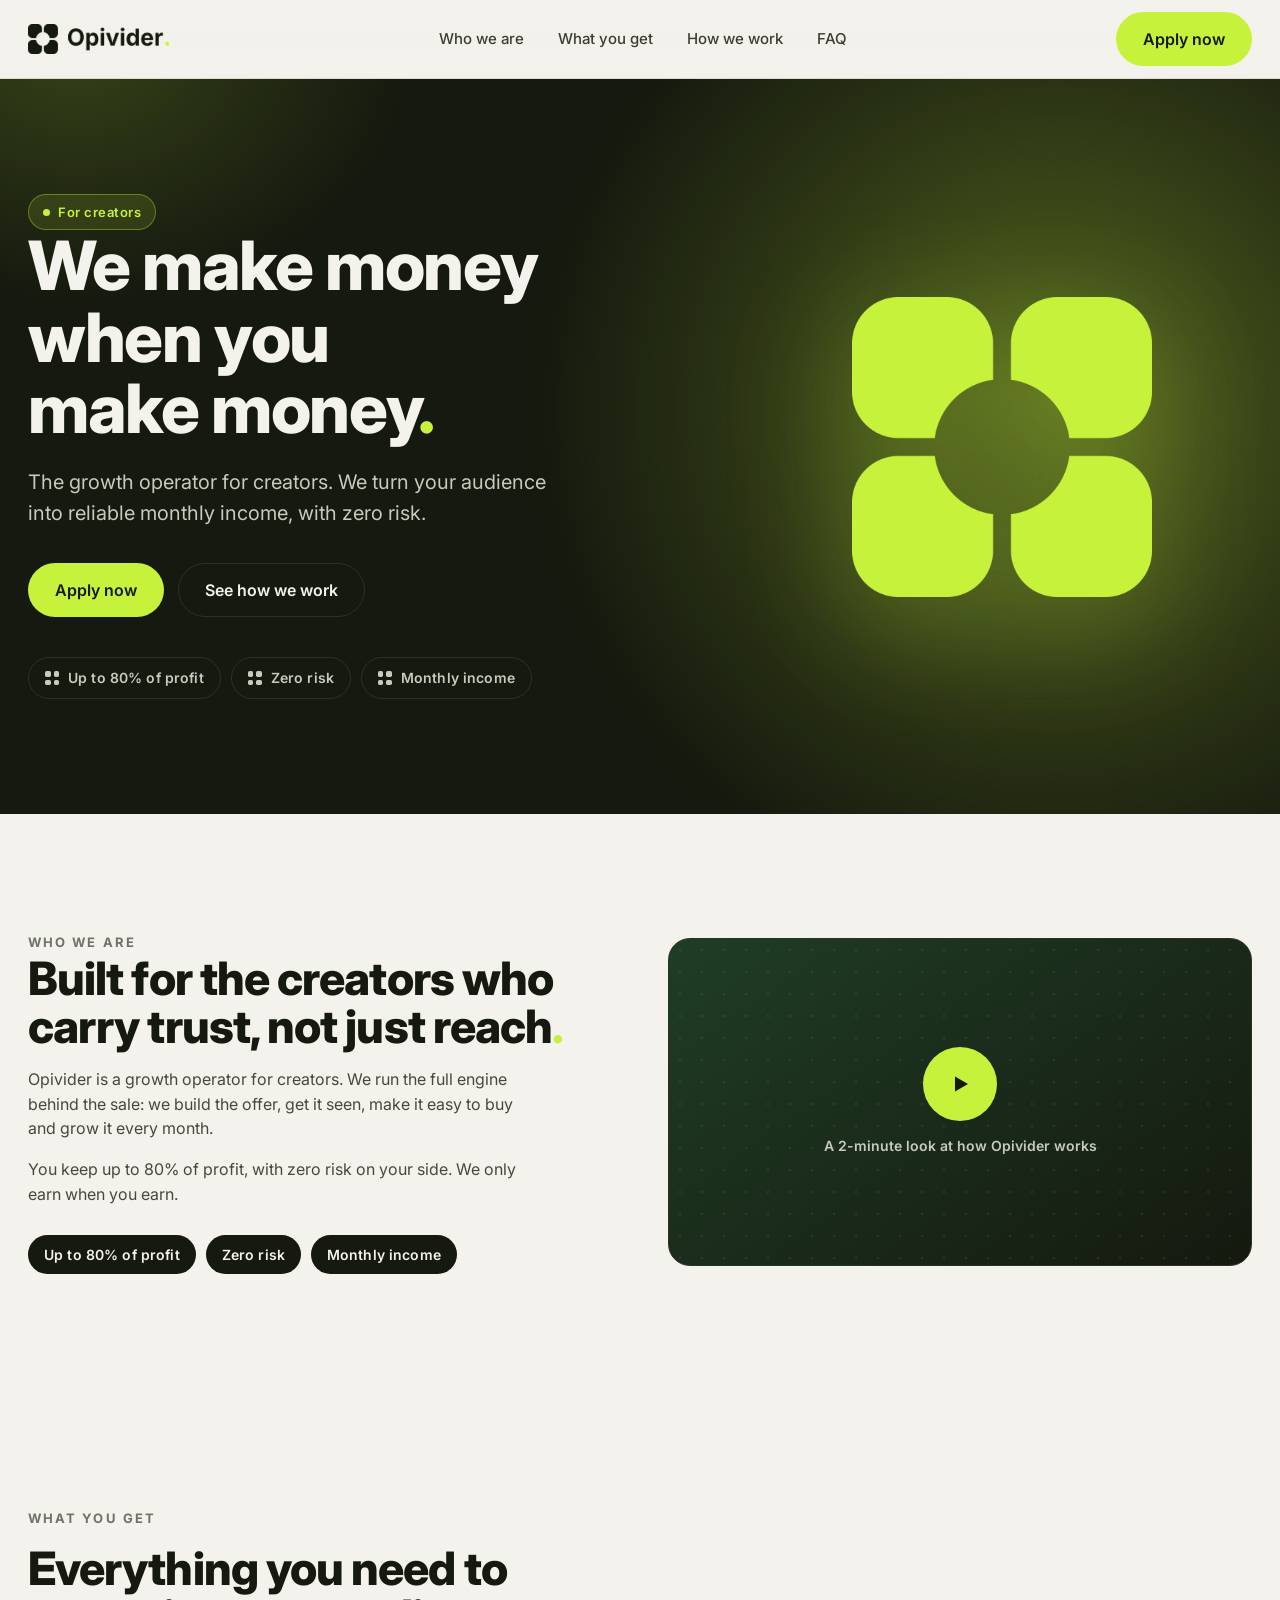
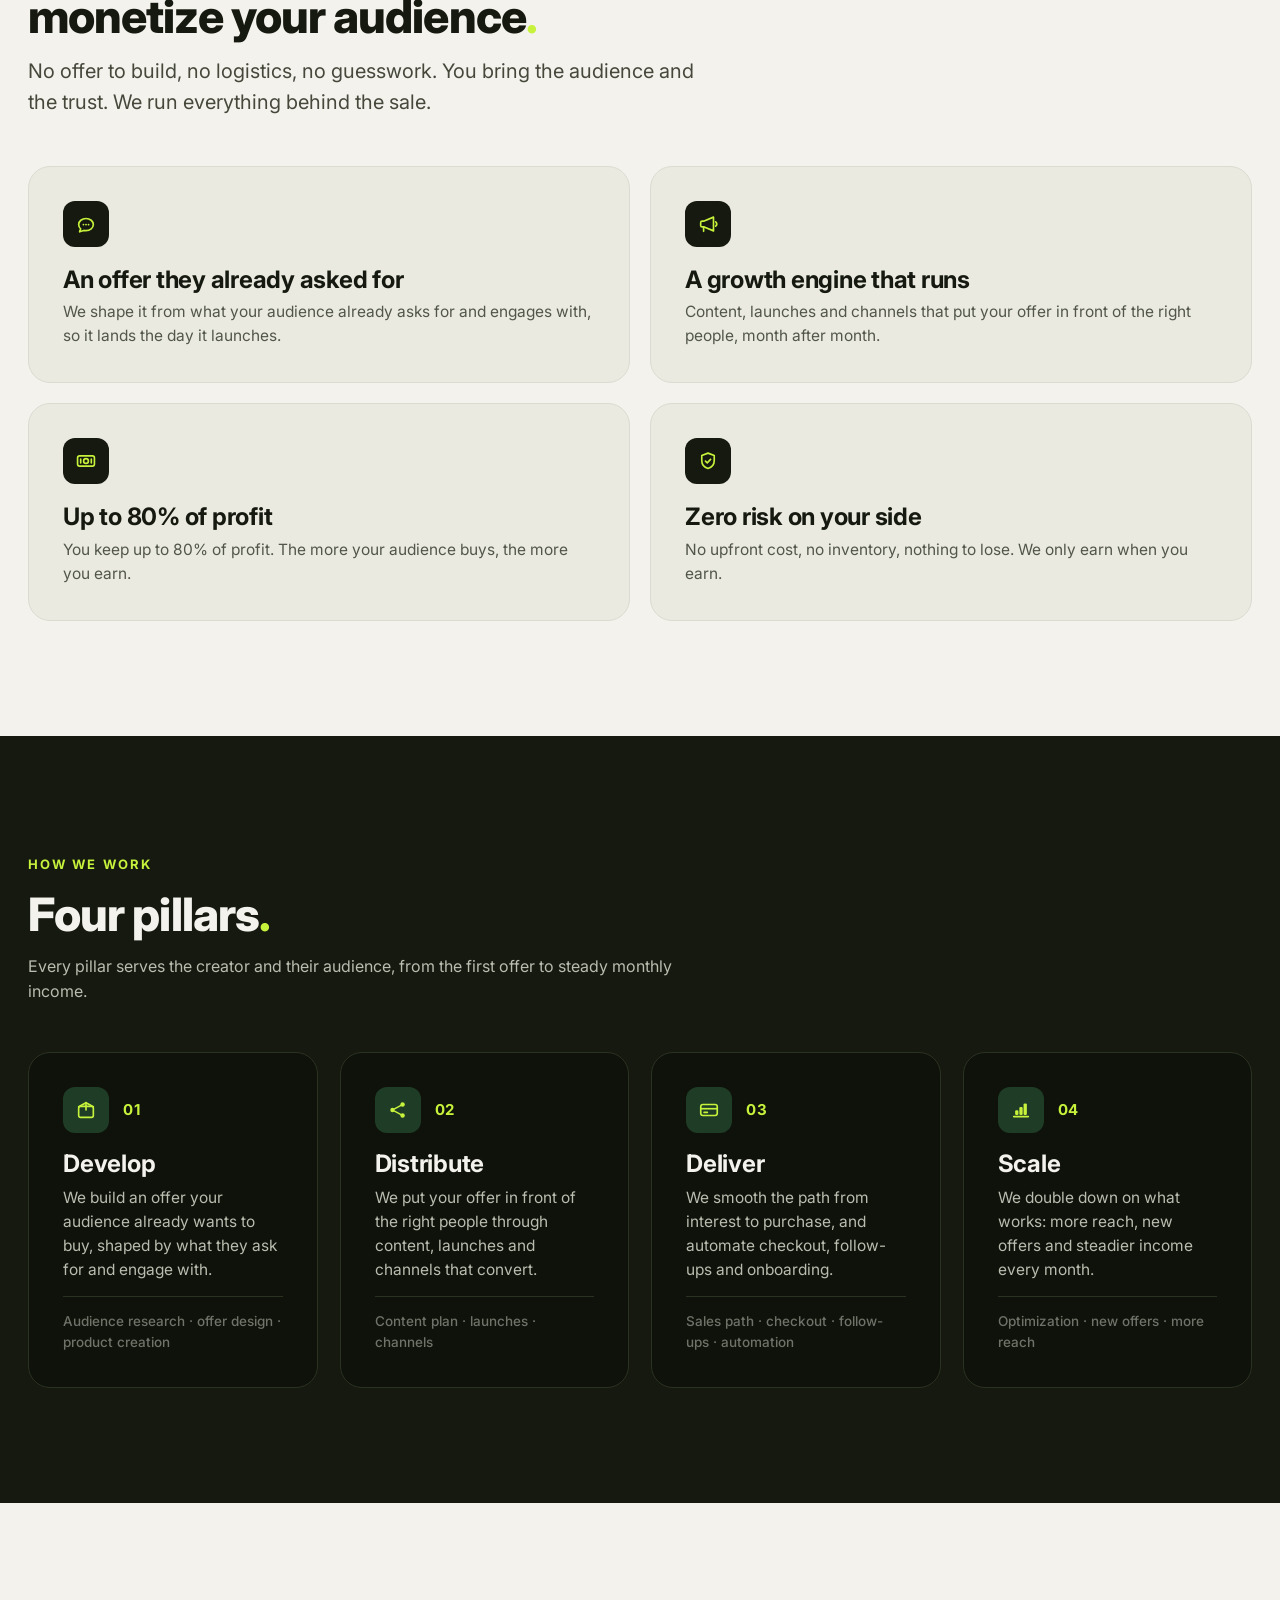
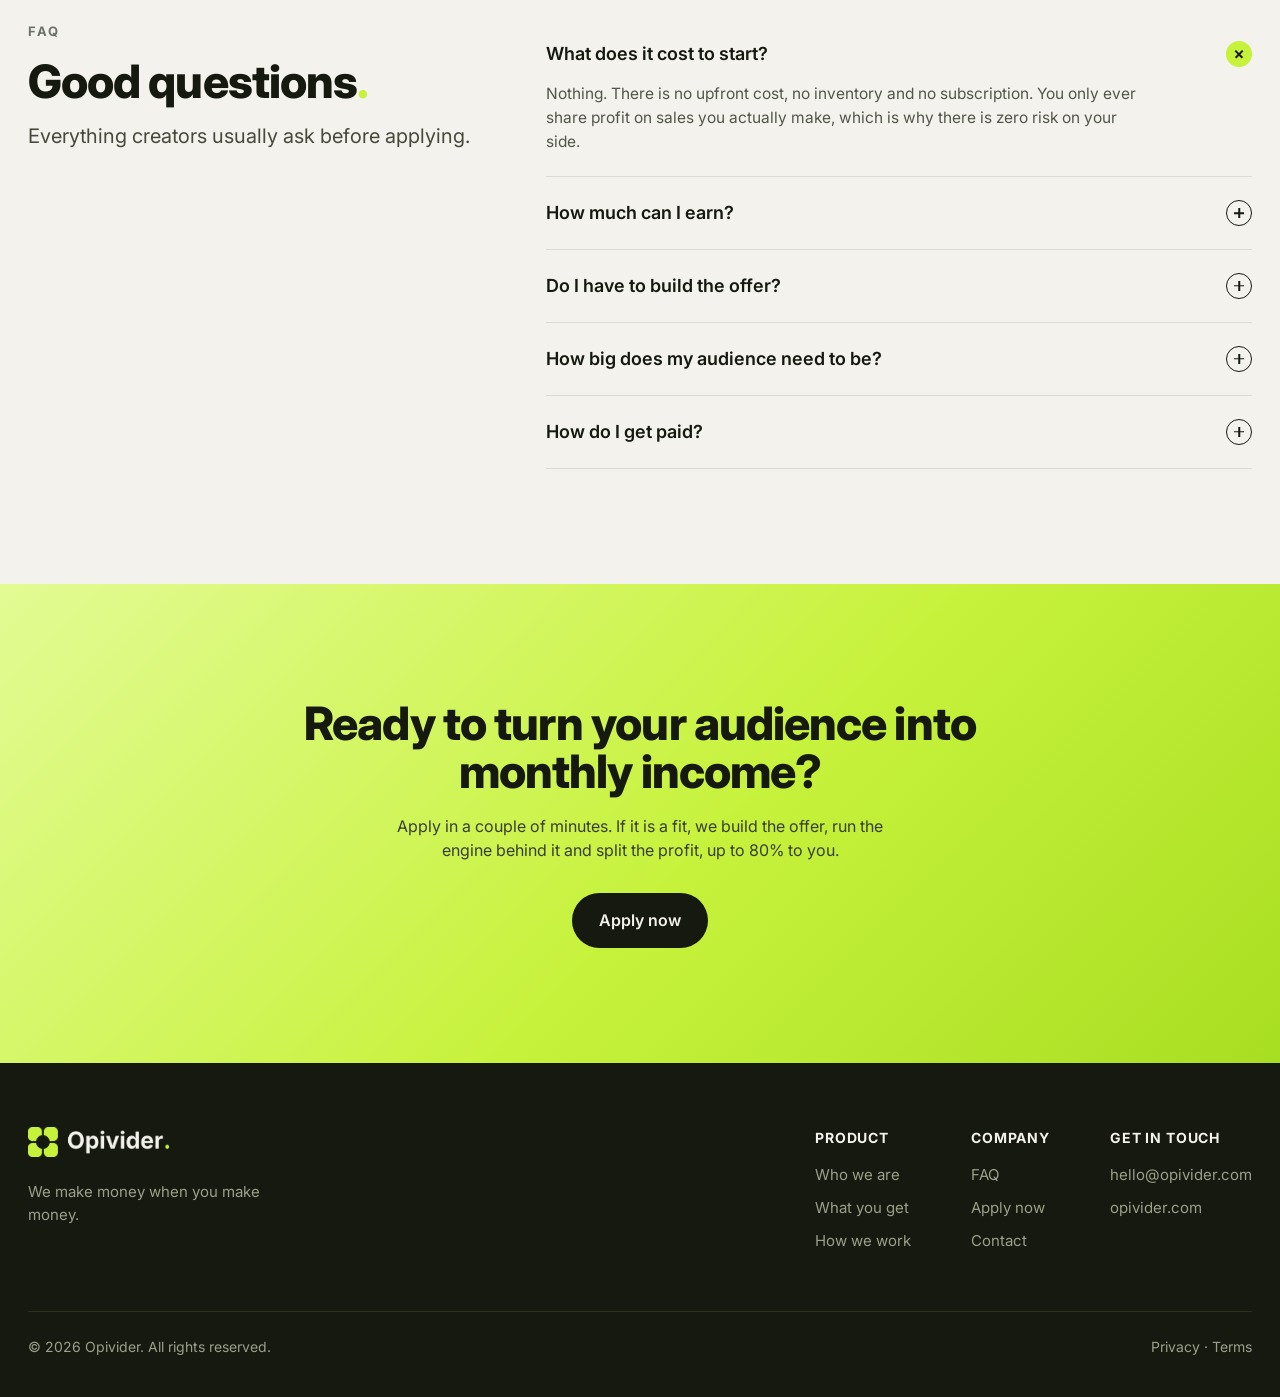
<file: Website/index.html>
<!DOCTYPE html>
<html lang="en">
<head>
<meta charset="UTF-8" />
<meta name="viewport" content="width=device-width, initial-scale=1.0" />
<title>Opivider | We make money when you make money.</title>
<meta name="description" content="Opivider is the growth operator for creators. We build the offer, get it seen, make it easy to buy and grow it every month. You keep up to 80% of profit, with zero risk." />
<link rel="icon" href="assets/img/symbol_volt.png" />
<link rel="preconnect" href="https://fonts.googleapis.com">
<link rel="preconnect" href="https://fonts.gstatic.com" crossorigin>
<link href="https://fonts.googleapis.com/css2?family=Inter:wght@400;500;600;700;800&display=swap" rel="stylesheet">
<link rel="stylesheet" href="assets/css/styles.css">
</head>
<body>

<a class="skip-link" href="#top">Skip to content</a>

<header>
  <div class="wrap nav">
    <a class="logo" href="#top" aria-label="Opivider home"><img src="assets/img/lockup_ink.png" alt="Opivider" /></a>
    <nav class="nav-links" id="navlinks">
      <a href="#about">Who we are</a>
      <a href="#what">What you get</a>
      <a href="#how">How we work</a>
      <a href="#faq">FAQ</a>
    </nav>
    <div class="nav-cta">
      <a href="contact.html" class="btn btn-volt">Apply now</a>
      <button class="menu-btn" id="menuBtn" aria-label="Open menu" aria-expanded="false" aria-controls="navlinks">
        <span></span><span></span>
      </button>
    </div>
  </div>
</header>

<main id="top">

  <!-- HERO -->
  <section class="hero">
    <div class="wrap">
      <div class="hero-grid">
        <div>
          <span class="pill"><span class="d"></span>For creators</span>
          <h1>We make money when you make&nbsp;money<span class="dot">.</span></h1>
          <p class="lead">The growth operator for creators. We turn your audience into reliable monthly income, with zero risk.</p>
          <div class="hero-cta">
            <a href="contact.html" class="btn btn-volt">Apply now</a>
            <a href="#how" class="btn btn-ghost">See how we work</a>
          </div>
          <div class="chips">
            <span class="chip chip-on-ink"><span class="dotmark"><span></span><span></span><span></span><span></span></span>Up to 80% of profit</span>
            <span class="chip chip-on-ink"><span class="dotmark"><span></span><span></span><span></span><span></span></span>Zero risk</span>
            <span class="chip chip-on-ink"><span class="dotmark"><span></span><span></span><span></span><span></span></span>Monthly income</span>
          </div>
        </div>
        <div class="hero-art" id="heroArt" aria-hidden="true">
          <div class="glow"></div>
          <img class="mark" src="assets/img/symbol_volt.png" alt="" />
        </div>
      </div>
    </div>
  </section>

  <!-- WHO WE ARE + VIDEO -->
  <section id="about" class="about">
    <div class="wrap about-grid">
      <div class="reveal">
        <span class="eyebrow">Who we are</span>
        <h2>Built for the creators who carry trust, not just reach<span class="dot">.</span></h2>
        <p>Opivider is a growth operator for creators. We run the full engine behind the sale: we build the offer, get it seen, make it easy to buy and grow it every month.</p>
        <p>You keep up to 80% of profit, with zero risk on your side. We only earn when you earn.</p>
        <div class="chips">
          <span class="chip chip-on-bone">Up to 80% of profit</span>
          <span class="chip chip-on-bone">Zero risk</span>
          <span class="chip chip-on-bone">Monthly income</span>
        </div>
      </div>
      <div class="reveal">
        <!--
          Video placeholder. To use a real video, replace the contents of
          #videoFrame (see assets/js/main.js → VIDEO config at the top of the file)
          with a YouTube/Vimeo embed URL or a local .mp4 path. No other markup
          needs to change.
        -->
        <div class="video-frame" id="videoFrame">
          <div class="pattern" aria-hidden="true"></div>
          <button class="video-play" id="videoPlayBtn" type="button" aria-label="Play explanation video">
            <span class="ring">
              <svg viewBox="0 0 24 24" fill="none" aria-hidden="true"><path d="M7 4.5v15l13-7.5-13-7.5Z" fill="#15190F"/></svg>
            </span>
            <span class="cap">A 2-minute look at how Opivider works</span>
          </button>
        </div>
      </div>
    </div>
  </section>

  <!-- WHAT YOU GET -->
  <section id="what">
    <div class="wrap">
      <div class="head reveal">
        <span class="eyebrow">What you get</span>
        <h2>Everything you need to monetize your audience<span class="dot">.</span></h2>
        <p class="lead">No offer to build, no logistics, no guesswork. You bring the audience and the trust. We run everything behind the sale.</p>
      </div>
      <div class="offer-grid">
        <div class="offer-card reveal">
          <div class="ic"><svg viewBox="0 0 24 24" fill="none" aria-hidden="true"><path d="M20 12.6c0 3.7-3.6 6.7-8 6.7a9.5 9.5 0 0 1-2.4-.3L5 20.5l1.2-3.2A6.4 6.4 0 0 1 4 12.6C4 8.9 7.6 6 12 6s8 2.9 8 6.6Z" stroke="currentColor" stroke-width="1.8" stroke-linejoin="round"/><circle cx="9.2" cy="12.6" r="1" fill="currentColor"/><circle cx="12" cy="12.6" r="1" fill="currentColor"/><circle cx="14.8" cy="12.6" r="1" fill="currentColor"/></svg></div>
          <h3>An offer they already asked for</h3>
          <p>We shape it from what your audience already asks for and engages with, so it lands the day it launches.</p>
        </div>
        <div class="offer-card reveal">
          <div class="ic"><svg viewBox="0 0 24 24" fill="none" aria-hidden="true"><path d="M4 10.5v3a1.6 1.6 0 0 0 1.6 1.6h1.6L18 19.5V4.5L7.2 8.9H5.6A1.6 1.6 0 0 0 4 10.5Z" stroke="currentColor" stroke-width="1.8" stroke-linejoin="round"/><path d="M7.2 15.1V20" stroke="currentColor" stroke-width="1.8" stroke-linecap="round"/><path d="M20.4 9.6a3.4 3.4 0 0 1 0 4.8" stroke="currentColor" stroke-width="1.8" stroke-linecap="round"/></svg></div>
          <h3>A growth engine that runs</h3>
          <p>Content, launches and channels that put your offer in front of the right people, month after month.</p>
        </div>
        <div class="offer-card reveal">
          <div class="ic"><svg viewBox="0 0 24 24" fill="none" aria-hidden="true"><rect x="2.8" y="6.4" width="18.4" height="11.2" rx="2.2" stroke="currentColor" stroke-width="1.8"/><circle cx="12" cy="12" r="2.6" stroke="currentColor" stroke-width="1.8"/><path d="M6.2 9.8v4.4M17.8 9.8v4.4" stroke="currentColor" stroke-width="1.8" stroke-linecap="round"/></svg></div>
          <h3>Up to 80% of profit</h3>
          <p>You keep up to 80% of profit. The more your audience buys, the more you earn.</p>
        </div>
        <div class="offer-card reveal">
          <div class="ic"><svg viewBox="0 0 24 24" fill="none" aria-hidden="true"><path d="M12 3.4 5.2 6.1v5.3c0 4 2.8 7.5 6.8 8.7 4-1.2 6.8-4.7 6.8-8.7V6.1L12 3.4Z" stroke="currentColor" stroke-width="1.8" stroke-linejoin="round"/><path d="m9.2 12.1 2 2 3.6-3.9" stroke="currentColor" stroke-width="1.8" stroke-linecap="round" stroke-linejoin="round"/></svg></div>
          <h3>Zero risk on your side</h3>
          <p>No upfront cost, no inventory, nothing to lose. We only earn when you earn.</p>
        </div>
      </div>
    </div>
  </section>

  <!-- HOW WE WORK / the four pillars -->
  <section id="how" class="process">
    <div class="wrap">
      <div class="head reveal">
        <span class="eyebrow" style="color:var(--volt)">How we work</span>
        <h2>Four pillars<span class="dot">.</span></h2>
        <p>Every pillar serves the creator and their audience, from the first offer to steady monthly income.</p>
      </div>
      <div class="process-grid">
        <div class="process-step reveal">
          <div class="step-top">
            <div class="ic">
              <svg viewBox="0 0 24 24" fill="none" aria-hidden="true"><rect x="4" y="8" width="16" height="12" rx="2" stroke="currentColor" stroke-width="1.8"/><path d="M4 8.5 12 4l8 4.5" stroke="currentColor" stroke-width="1.8" stroke-linecap="round" stroke-linejoin="round"/><path d="M12 4v8" stroke="currentColor" stroke-width="1.8" stroke-linecap="round"/></svg>
            </div>
            <div class="num">01</div>
          </div>
          <h3>Develop</h3>
          <p>We build an offer your audience already wants to buy, shaped by what they ask for and engage with.</p>
          <p class="pillar-meta">Audience research · offer design · product creation</p>
        </div>
        <div class="process-step reveal">
          <div class="step-top">
            <div class="ic">
              <svg viewBox="0 0 24 24" fill="none" aria-hidden="true"><circle cx="6" cy="12" r="2.4" fill="currentColor"/><circle cx="17" cy="6" r="2.4" fill="currentColor"/><circle cx="17" cy="18" r="2.4" fill="currentColor"/><path d="M8.2 10.8 14.8 7.2M8.2 13.2l6.6 3.6" stroke="currentColor" stroke-width="1.6" stroke-linecap="round"/></svg>
            </div>
            <div class="num">02</div>
          </div>
          <h3>Distribute</h3>
          <p>We put your offer in front of the right people through content, launches and channels that convert.</p>
          <p class="pillar-meta">Content plan · launches · channels</p>
        </div>
        <div class="process-step reveal">
          <div class="step-top">
            <div class="ic">
              <svg viewBox="0 0 24 24" fill="none" aria-hidden="true"><rect x="3" y="6" width="18" height="12" rx="2.4" stroke="currentColor" stroke-width="1.8"/><path d="M3 10.6h18" stroke="currentColor" stroke-width="1.8"/><path d="M6.6 14.6h3.6" stroke="currentColor" stroke-width="1.8" stroke-linecap="round"/></svg>
            </div>
            <div class="num">03</div>
          </div>
          <h3>Deliver</h3>
          <p>We smooth the path from interest to purchase, and automate checkout, follow-ups and onboarding.</p>
          <p class="pillar-meta">Sales path · checkout · follow-ups · automation</p>
        </div>
        <div class="process-step reveal">
          <div class="step-top">
            <div class="ic">
              <svg viewBox="0 0 24 24" fill="none" aria-hidden="true"><path d="M4 19.2h16" stroke="currentColor" stroke-width="1.8" stroke-linecap="round"/><rect x="5.6" y="12.4" width="3.6" height="5" rx="1.3" fill="currentColor"/><rect x="10.2" y="8.6" width="3.6" height="8.8" rx="1.3" fill="currentColor"/><rect x="14.8" y="4.8" width="3.6" height="12.6" rx="1.3" fill="currentColor"/></svg>
            </div>
            <div class="num">04</div>
          </div>
          <h3>Scale</h3>
          <p>We double down on what works: more reach, new offers and steadier income every month.</p>
          <p class="pillar-meta">Optimization · new offers · more reach</p>
        </div>
      </div>
    </div>
  </section>

  <!-- FAQ -->
  <section id="faq">
    <div class="wrap">
      <div class="faq-grid">
        <div class="reveal">
          <span class="eyebrow">FAQ</span>
          <h2 style="margin-top:14px">Good questions<span class="dot">.</span></h2>
          <p class="lead" style="margin-top:16px">Everything creators usually ask before applying.</p>
        </div>
        <div class="reveal">
          <details open>
            <summary>What does it cost to start?<span class="pm" aria-hidden="true"></span></summary>
            <p>Nothing. There is no upfront cost, no inventory and no subscription. You only ever share profit on sales you actually make, which is why there is zero risk on your side.</p>
          </details>
          <details>
            <summary>How much can I earn?<span class="pm" aria-hidden="true"></span></summary>
            <p>You keep up to 80% of profit. Your earnings scale with how well the offer lands and how far we can take it, which is exactly what we work on every month.</p>
          </details>
          <details>
            <summary>Do I have to build the offer?<span class="pm" aria-hidden="true"></span></summary>
            <p>No. We develop it with you, shaped by what your audience already asks for, then run the distribution, delivery and scaling behind it. Your job is your audience.</p>
          </details>
          <details>
            <summary>How big does my audience need to be?<span class="pm" aria-hidden="true"></span></summary>
            <p>Opivider is built for creators with an engaged audience. Reach helps, but trust is what converts. A follower count on its own is not what we look at.</p>
          </details>
          <details>
            <summary>How do I get paid?<span class="pm" aria-hidden="true"></span></summary>
            <p>You earn your profit share as sales come in. Apply and we will walk you through the details during onboarding.</p>
          </details>
        </div>
      </div>
    </div>
  </section>

  <!-- FINAL CTA -->
  <section class="cta-final">
    <div class="wrap reveal">
      <h2>Ready to turn your audience into monthly income?</h2>
      <p>Apply in a couple of minutes. If it is a fit, we build the offer, run the engine behind it and split the profit, up to 80% to you.</p>
      <a href="contact.html" class="btn btn-ink">Apply now</a>
    </div>
  </section>

</main>

<footer>
  <div class="wrap">
    <div class="foot">
      <div>
        <a class="logo" href="#top" aria-label="Opivider home"><img src="assets/img/lockup_dark.png" alt="Opivider" /></a>
        <p>We make money when you make money.</p>
      </div>
      <div class="foot-links">
        <div class="foot-col"><h4>Product</h4>
          <a href="#about">Who we are</a><a href="#what">What you get</a><a href="#how">How we work</a></div>
        <div class="foot-col"><h4>Company</h4>
          <a href="#faq">FAQ</a><a href="contact.html">Apply now</a><a href="mailto:hello@opivider.com">Contact</a></div>
        <div class="foot-col"><h4>Get in touch</h4>
          <a href="mailto:hello@opivider.com">hello@opivider.com</a><a href="#top">opivider.com</a></div>
      </div>
    </div>
    <div class="foot-bottom">
      <span>© 2026 Opivider. All rights reserved.</span>
      <span>Privacy · Terms</span>
    </div>
  </div>
</footer>

<script src="assets/js/main.js"></script>
</body>
</html>
</file>
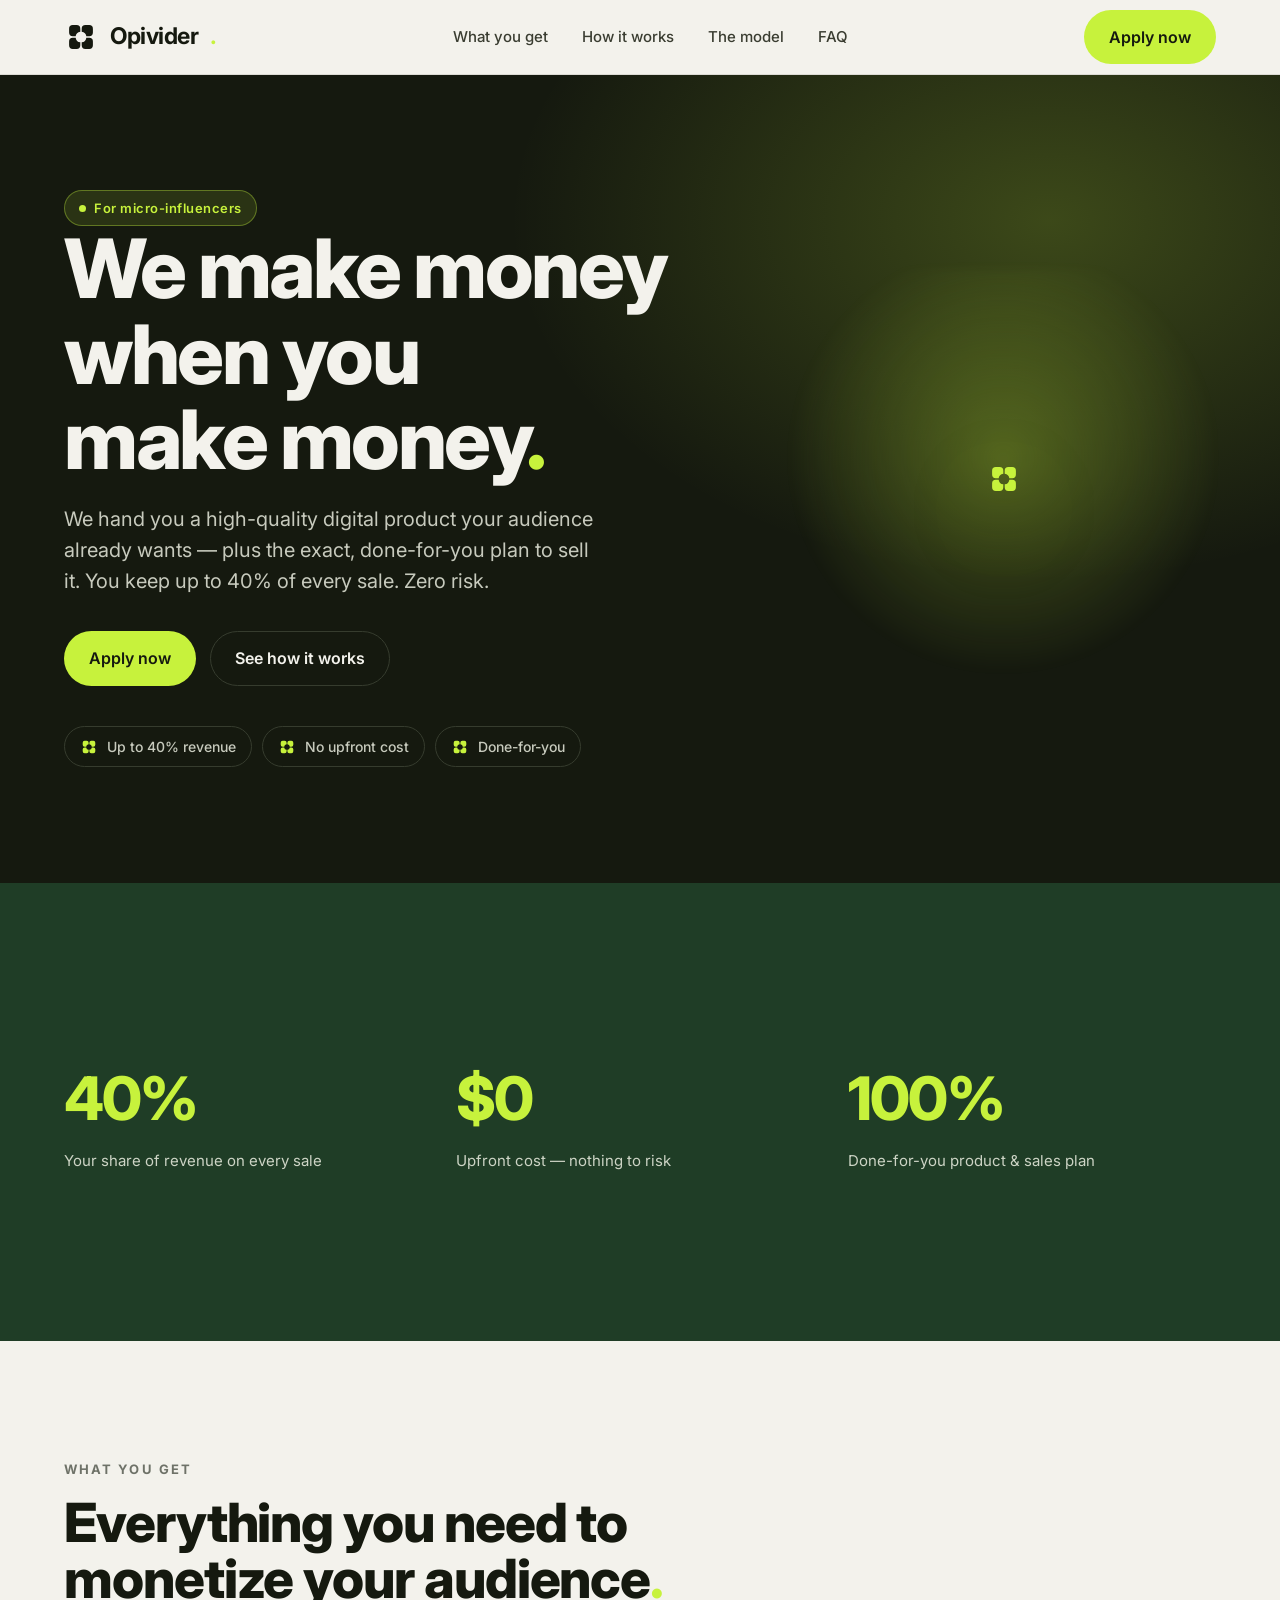
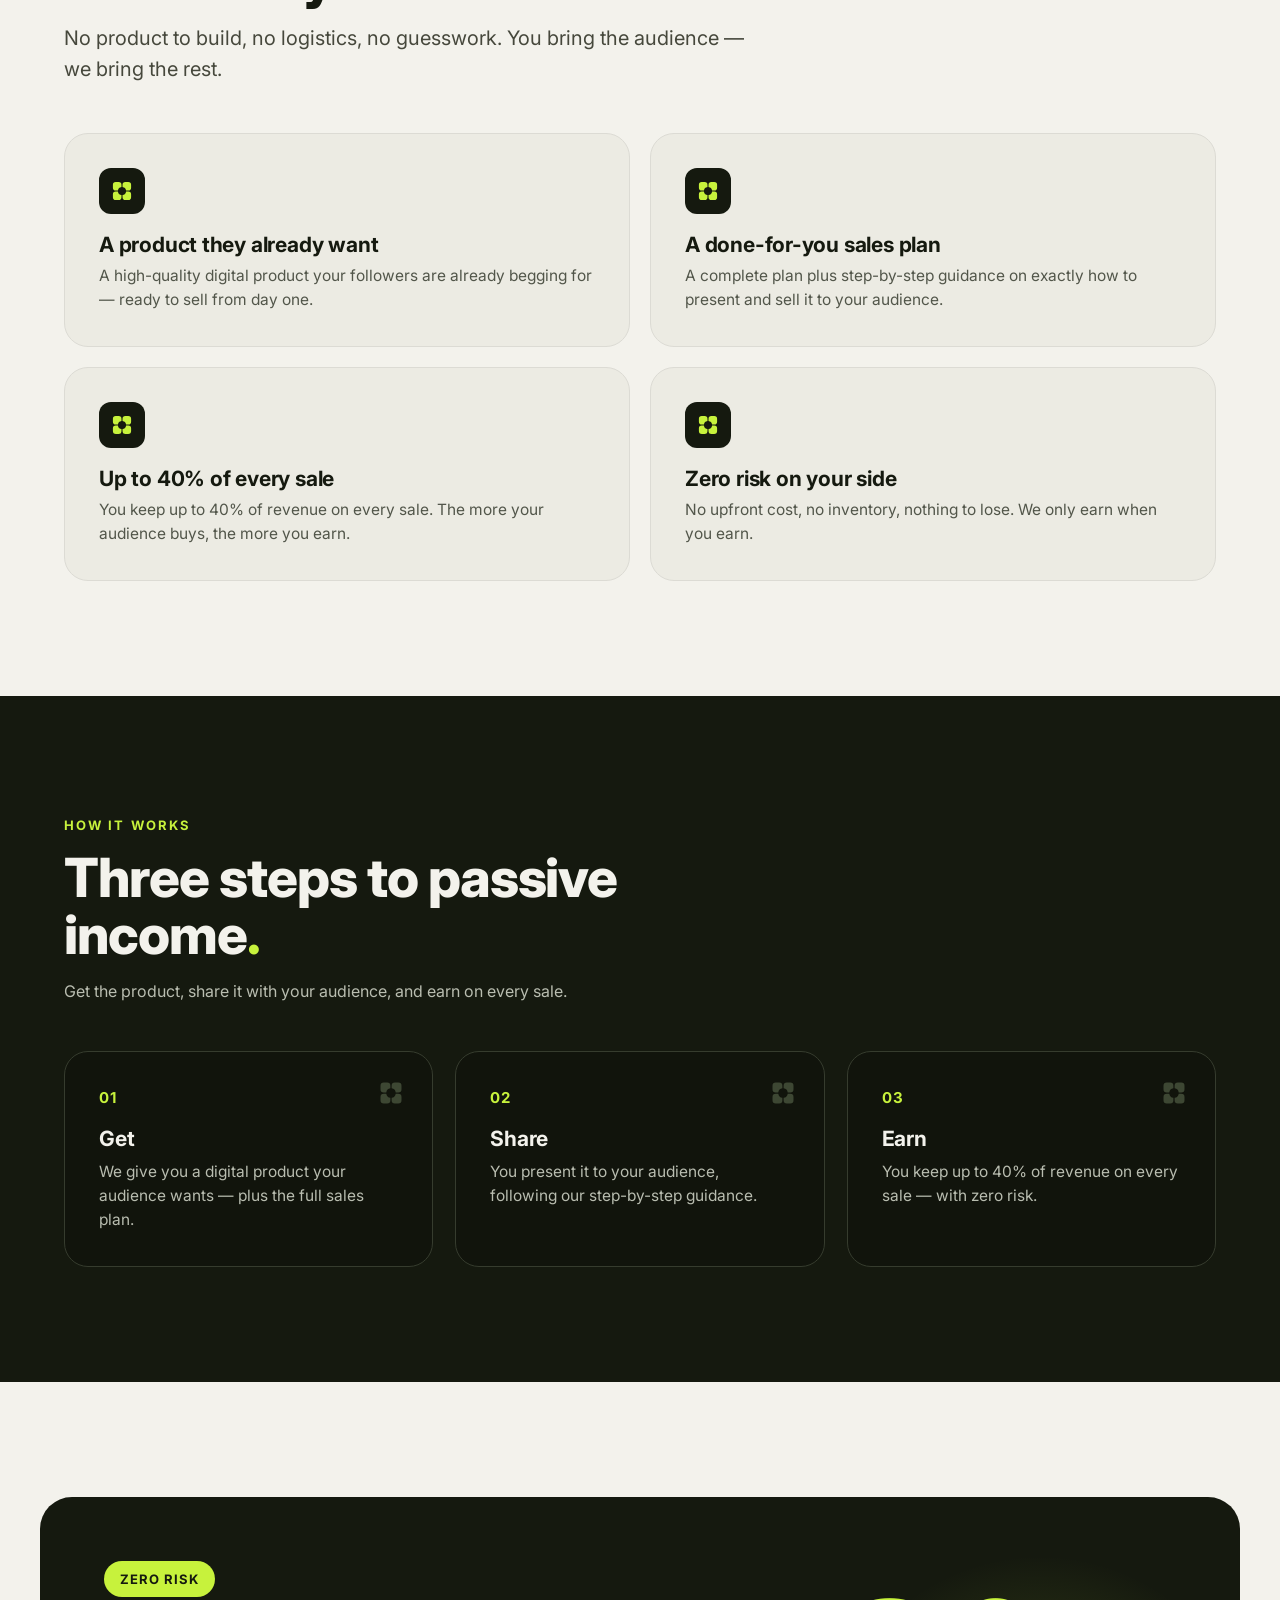
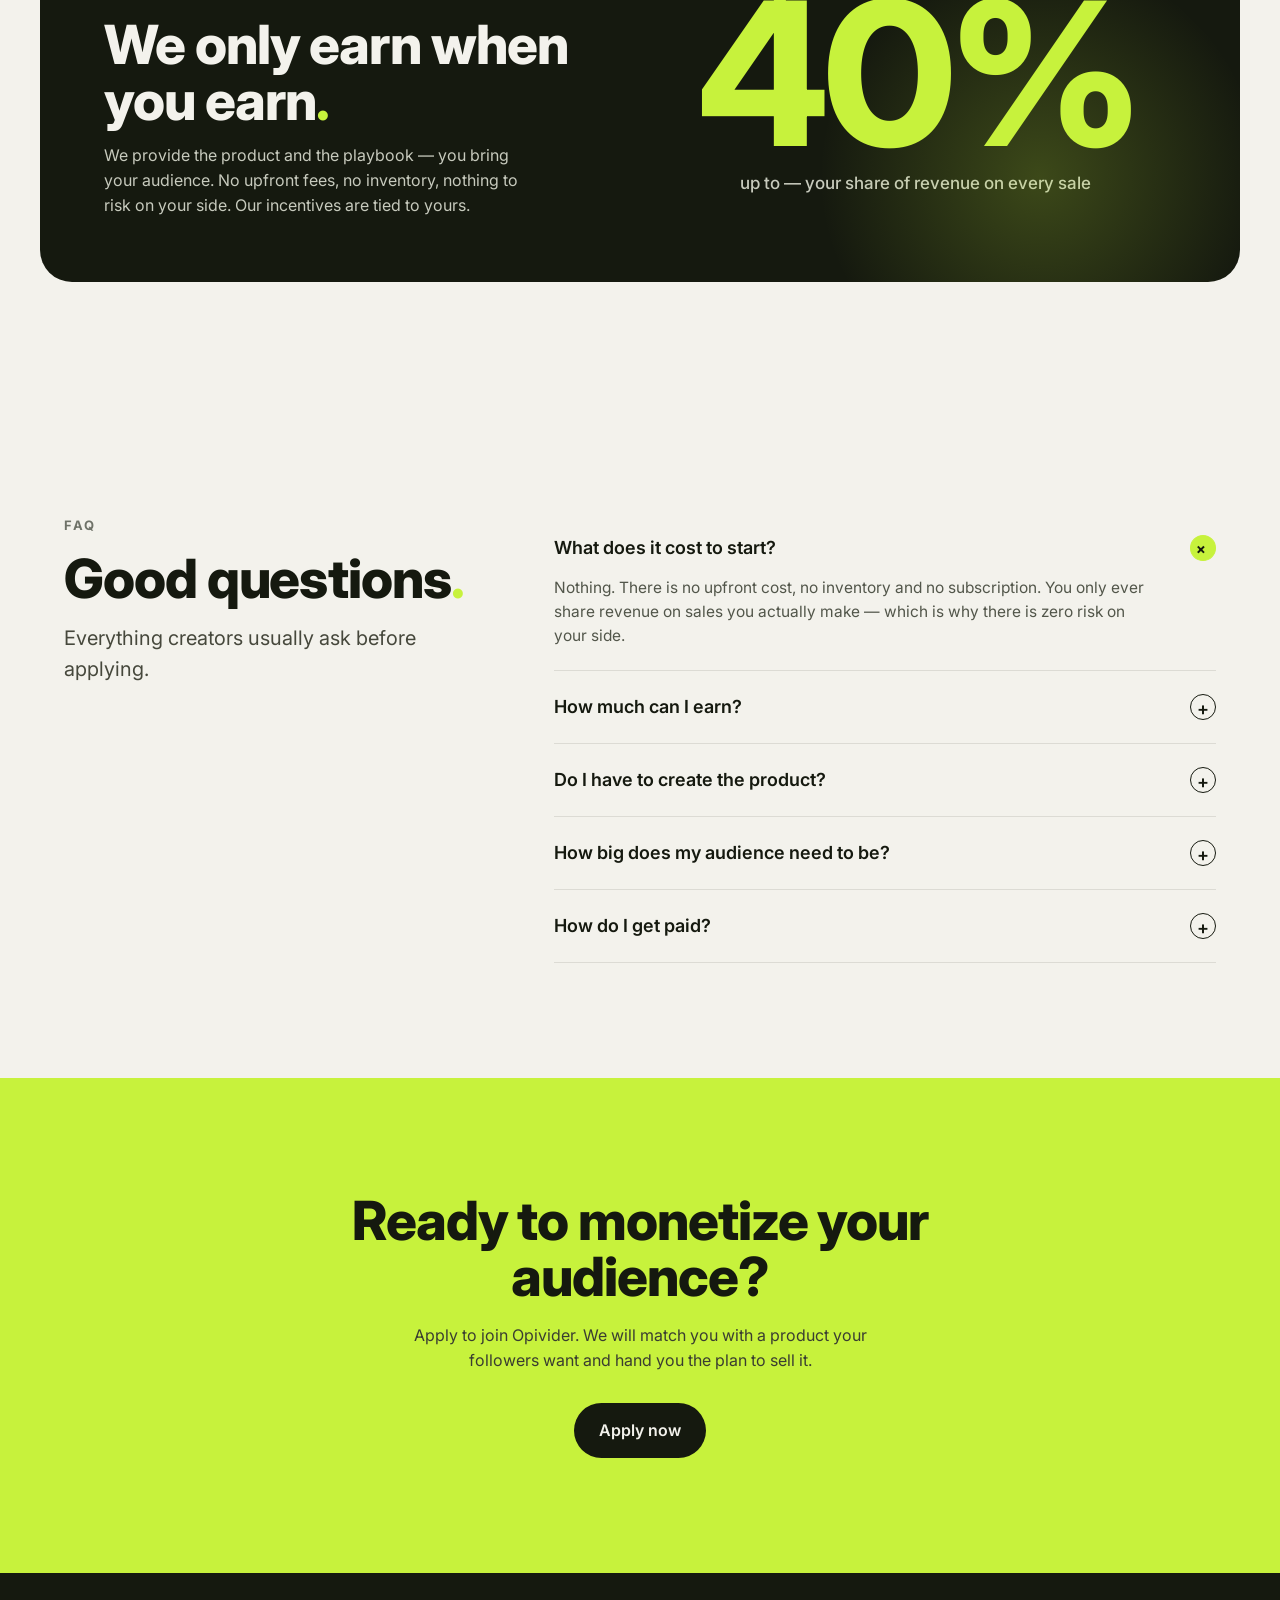
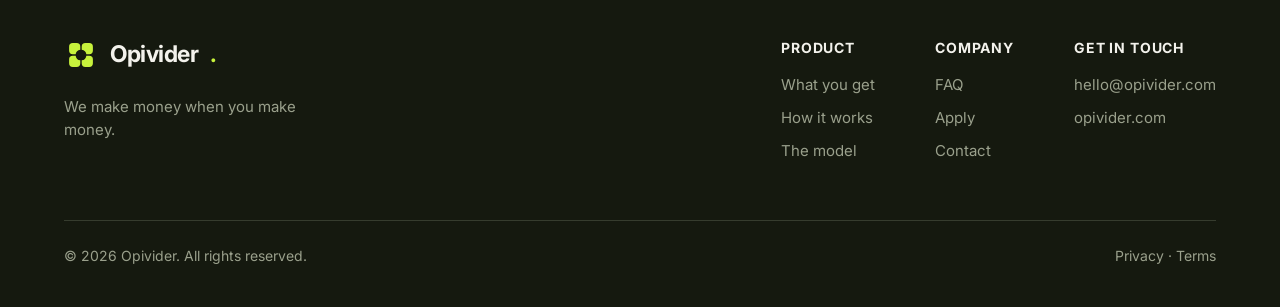
<file: Opivider Assets/opivider-landing.html>
<!DOCTYPE html>
<html lang="en">
<head>
<meta charset="UTF-8" />
<meta name="viewport" content="width=device-width, initial-scale=1.0" />
<title>Opivider — We make money when you make money.</title>
<meta name="description" content="Opivider hands micro-influencers a digital product their audience already wants, plus the exact plan to sell it. Up to 40% of every sale. Zero risk." />
<link rel="preconnect" href="https://fonts.googleapis.com">
<link rel="preconnect" href="https://fonts.gstatic.com" crossorigin>
<link href="https://fonts.googleapis.com/css2?family=Inter:wght@400;500;600;700;800&display=swap" rel="stylesheet">
<style>
  :root{
    --ink:#15190F; --ink-2:#11140C; --volt:#C7F23C; --bone:#F3F2EC; --bone-2:#ECEBE3;
    --pine:#1F3D26; --slate:#6E7268; --line:#DCDBD4; --line-d:#363C2E;
    --maxw:1200px; --r:24px;
    --shadow:0 18px 50px -22px rgba(21,25,15,.28);
  }
  *{box-sizing:border-box;margin:0;padding:0}
  html{scroll-behavior:smooth}
  body{
    font-family:Inter,system-ui,-apple-system,Segoe UI,Roboto,sans-serif;
    background:var(--bone); color:var(--ink);
    -webkit-font-smoothing:antialiased; line-height:1.55;
  }
  a{color:inherit;text-decoration:none}
  .wrap{max-width:var(--maxw);margin-inline:auto;padding-inline:24px}
  section{padding:clamp(64px,9vw,128px) 0}
  .eyebrow{font-size:13px;font-weight:700;letter-spacing:.16em;text-transform:uppercase;color:var(--slate)}
  h1,h2,h3{line-height:1.04;letter-spacing:-.02em;font-weight:800}
  h2{font-size:clamp(32px,4.6vw,54px)}
  h3{font-size:21px;font-weight:700;letter-spacing:-.01em}
  .lead{font-size:clamp(17px,2vw,20px);color:#46483c}
  .dot{color:var(--volt)}

  /* mark */
  .mark{display:inline-block;color:var(--ink);width:34px;height:34px;vertical-align:middle}
  .mark svg{display:block;width:100%;height:100%}
  .logo{display:inline-flex;align-items:center;gap:12px;font-weight:700;font-size:23px;letter-spacing:-.02em}

  /* buttons */
  .btn{display:inline-flex;align-items:center;gap:10px;font-weight:600;font-size:16px;
    padding:14px 24px;border-radius:999px;border:1.5px solid transparent;cursor:pointer;transition:.18s ease}
  .btn-volt{background:var(--volt);color:var(--ink)}
  .btn-volt:hover{transform:translateY(-2px);box-shadow:0 12px 28px -10px rgba(199,242,60,.6)}
  .btn-ink{background:var(--ink);color:var(--bone)}
  .btn-ink:hover{transform:translateY(-2px)}
  .btn-ghost{background:transparent;border-color:var(--line-d);color:var(--bone)}
  .btn-ghost:hover{border-color:var(--volt);color:var(--volt)}
  .btn-ghost-l{background:transparent;border-color:var(--line);color:var(--ink)}
  .btn-ghost-l:hover{border-color:var(--ink)}

  /* header */
  header{position:sticky;top:0;z-index:50;background:rgba(243,242,236,.82);
    backdrop-filter:blur(12px);border-bottom:1px solid var(--line)}
  .nav{display:flex;align-items:center;justify-content:space-between;height:74px}
  .nav-links{display:flex;align-items:center;gap:34px;font-size:15px;font-weight:500;color:#3a3d31}
  .nav-links a:hover{color:var(--ink)}
  .nav-cta{display:flex;align-items:center;gap:14px}
  .menu-btn{display:none;background:none;border:0;cursor:pointer;width:42px;height:42px}
  .menu-btn span{display:block;height:2px;background:var(--ink);margin:6px 8px;transition:.2s}

  /* hero */
  .hero{position:relative;background:var(--ink);color:var(--bone);overflow:hidden}
  .hero::before{content:"";position:absolute;inset:0;
    background:radial-gradient(900px 600px at 82% 18%, rgba(199,242,60,.22), transparent 60%);}
  .hero .wrap{position:relative;z-index:2}
  .hero-grid{display:grid;grid-template-columns:1.15fr .85fr;gap:40px;align-items:center}
  .hero h1{font-size:clamp(40px,6.4vw,82px);letter-spacing:-.03em}
  .hero .lead{color:#c7cabd;max-width:540px;margin-top:22px}
  .pill{display:inline-flex;align-items:center;gap:8px;background:rgba(199,242,60,.12);
    color:var(--volt);border:1px solid rgba(199,242,60,.35);padding:7px 14px;border-radius:999px;
    font-size:13px;font-weight:600;letter-spacing:.04em}
  .pill .d{width:7px;height:7px;border-radius:50%;background:var(--volt)}
  .hero-cta{display:flex;gap:14px;flex-wrap:wrap;margin-top:34px}
  .chips{display:flex;gap:10px;flex-wrap:wrap;margin-top:40px}
  .chip{font-size:14px;font-weight:500;color:#c7cabd;border:1px solid var(--line-d);
    padding:9px 15px;border-radius:999px;display:inline-flex;gap:9px;align-items:center}
  .chip .mark{width:18px;height:18px;color:var(--volt)}
  .hero-art{position:relative;height:420px}
  .hero-art .glow{position:absolute;inset:0;background:radial-gradient(circle at 55% 45%,rgba(199,242,60,.3),transparent 62%);filter:blur(4px)}
  .hero-art .big{position:absolute;right:-6%;top:50%;transform:translateY(-50%);
    width:min(480px,42vw);color:var(--volt);filter:drop-shadow(0 30px 60px rgba(199,242,60,.25))}

  /* stat band */
  .band{background:var(--pine);color:var(--bone)}
  .band .wrap{display:grid;grid-template-columns:repeat(3,1fr);gap:24px;padding-block:54px}
  .stat .n{font-size:clamp(40px,5vw,60px);font-weight:800;letter-spacing:-.03em;color:var(--volt)}
  .stat .l{color:#cdd4c5;font-size:15px;margin-top:4px}

  /* cards */
  .head{max-width:680px;margin-bottom:48px}
  .head h2{margin-top:14px}
  .head p{margin-top:16px}
  .cards{display:grid;grid-template-columns:repeat(2,1fr);gap:20px}
  .card{background:var(--bone-2);border:1px solid var(--line);border-radius:var(--r);
    padding:34px;transition:.2s ease}
  .card:hover{transform:translateY(-4px);box-shadow:var(--shadow)}
  .card .ic{width:46px;height:46px;border-radius:12px;background:var(--ink);color:var(--volt);
    display:grid;place-items:center;margin-bottom:20px}
  .card .ic .mark{width:26px;height:26px;color:var(--volt)}
  .card p{color:#52564a;margin-top:8px;font-size:15.5px}

  /* steps */
  .steps{background:var(--ink);color:var(--bone)}
  .steps .head h2{color:var(--bone)} .steps .head p{color:#b9bdb0}
  .step-grid{display:grid;grid-template-columns:repeat(3,1fr);gap:22px}
  .step{position:relative;background:var(--ink-2);border:1px solid var(--line-d);
    border-radius:var(--r);padding:34px}
  .step .num{font-size:15px;font-weight:700;color:var(--volt);letter-spacing:.06em}
  .step h3{color:var(--bone);margin:18px 0 10px}
  .step p{color:#b9bdb0;font-size:15.5px}
  .step .mark{position:absolute;right:26px;top:26px;width:30px;height:30px;color:#3d4733}

  /* model */
  .model .wrap{display:grid;grid-template-columns:1fr 1fr;gap:30px;align-items:center;
    background:var(--ink);color:var(--bone);border-radius:32px;padding:clamp(34px,5vw,64px);overflow:hidden;position:relative}
  .model{position:relative}
  .model::after{content:"";position:absolute;inset:0;pointer-events:none}
  .model .glow{position:absolute;right:-5%;bottom:-40%;width:520px;height:520px;
    background:radial-gradient(circle,rgba(199,242,60,.22),transparent 60%)}
  .model .tag{display:inline-flex;background:var(--volt);color:var(--ink);font-weight:700;
    font-size:13px;letter-spacing:.08em;padding:8px 16px;border-radius:999px}
  .model h2{color:var(--bone);margin:20px 0 14px}
  .model p{color:#c7cabd;max-width:420px}
  .model .big{font-size:clamp(110px,17vw,200px);font-weight:800;letter-spacing:-.04em;
    color:var(--volt);line-height:.85;text-align:center}
  .model .big span{display:block;font-size:17px;font-weight:500;letter-spacing:0;color:#c7cabd;margin-top:18px}

  /* faq */
  .faq-grid{display:grid;grid-template-columns:.8fr 1.2fr;gap:48px}
  details{border-bottom:1px solid var(--line);padding:22px 0}
  summary{list-style:none;cursor:pointer;display:flex;justify-content:space-between;
    align-items:center;gap:20px;font-weight:600;font-size:18px}
  summary::-webkit-details-marker{display:none}
  summary .pm{flex:0 0 auto;width:26px;height:26px;border-radius:50%;border:1.5px solid var(--ink);
    display:grid;place-items:center;transition:.2s}
  details[open] summary .pm{background:var(--volt);border-color:var(--volt);transform:rotate(45deg)}
  details p{color:#52564a;margin-top:14px;font-size:15.5px;max-width:60ch}

  /* cta */
  .final{text-align:center;background:var(--volt)}
  .final h2{color:var(--ink);max-width:760px;margin-inline:auto}
  .final p{color:#3a3d31;margin:18px auto 0;max-width:520px}
  .final .btn-ink{margin-top:30px}

  /* footer */
  footer{background:var(--ink);color:#9aa08c;padding:64px 0 40px}
  .foot{display:flex;justify-content:space-between;gap:30px;flex-wrap:wrap;align-items:flex-start}
  .foot .logo{color:var(--bone)}
  .foot .mark{color:var(--volt)}
  .foot-links{display:flex;gap:60px;flex-wrap:wrap}
  .foot-col h4{color:var(--bone);font-size:14px;letter-spacing:.06em;text-transform:uppercase;margin-bottom:14px}
  .foot-col a{display:block;color:#9aa08c;font-size:15px;margin-bottom:10px}
  .foot-col a:hover{color:var(--volt)}
  .foot-bottom{margin-top:48px;padding-top:24px;border-top:1px solid var(--line-d);
    display:flex;justify-content:space-between;gap:14px;flex-wrap:wrap;font-size:14px}

  /* reveal */
  .reveal{opacity:0;transform:translateY(18px);transition:.7s cubic-bezier(.2,.7,.2,1)}
  .reveal.in{opacity:1;transform:none}

  @media (max-width:880px){
    .nav-links{display:none}
    .menu-btn{display:block}
    .nav-links.open{display:flex;position:absolute;top:74px;left:0;right:0;flex-direction:column;
      gap:0;background:var(--bone);border-bottom:1px solid var(--line);padding:8px 24px}
    .nav-links.open a{padding:14px 0;border-bottom:1px solid var(--line);width:100%}
    .hero-grid{grid-template-columns:1fr}
    .hero-art{height:280px;order:-1}
    .hero-art .big{position:relative;right:auto;top:auto;transform:none;margin:0 auto;display:block;width:200px}
    .band .wrap{grid-template-columns:1fr;text-align:center;gap:30px}
    .cards,.step-grid{grid-template-columns:1fr}
    .model .wrap,.faq-grid{grid-template-columns:1fr}
    .model .big{order:-1;margin-bottom:10px}
  }
  @media (prefers-reduced-motion:reduce){.reveal{transition:none;opacity:1;transform:none}.btn:hover,.card:hover{transform:none}}
</style>
</head>
<body>

<!-- inline symbol -->
<svg width="0" height="0" style="position:absolute" aria-hidden="true">
  <symbol id="aperture" viewBox="0 0 120 120">
    <path fill="currentColor" d="M 31 18 L 44.5 18 A 13 13 0 0 1 57.5 31 L 57.5 41.165 A 19 19 0 0 0 41.165 57.5 L 31 57.5 A 13 13 0 0 1 18 44.5 L 18 31 A 13 13 0 0 1 31 18 Z" transform="rotate(0 60 60)"/>
    <path fill="currentColor" d="M 31 18 L 44.5 18 A 13 13 0 0 1 57.5 31 L 57.5 41.165 A 19 19 0 0 0 41.165 57.5 L 31 57.5 A 13 13 0 0 1 18 44.5 L 18 31 A 13 13 0 0 1 31 18 Z" transform="rotate(90 60 60)"/>
    <path fill="currentColor" d="M 31 18 L 44.5 18 A 13 13 0 0 1 57.5 31 L 57.5 41.165 A 19 19 0 0 0 41.165 57.5 L 31 57.5 A 13 13 0 0 1 18 44.5 L 18 31 A 13 13 0 0 1 31 18 Z" transform="rotate(180 60 60)"/>
    <path fill="currentColor" d="M 31 18 L 44.5 18 A 13 13 0 0 1 57.5 31 L 57.5 41.165 A 19 19 0 0 0 41.165 57.5 L 31 57.5 A 13 13 0 0 1 18 44.5 L 18 31 A 13 13 0 0 1 31 18 Z" transform="rotate(270 60 60)"/>
  </symbol>
</svg>

<header>
  <div class="wrap nav">
    <a class="logo" href="#top"><span class="mark"><svg><use href="#aperture"/></svg></span>Opivider<span class="dot">.</span></a>
    <nav class="nav-links" id="navlinks">
      <a href="#what">What you get</a>
      <a href="#how">How it works</a>
      <a href="#model">The model</a>
      <a href="#faq">FAQ</a>
    </nav>
    <div class="nav-cta">
      <a href="#apply" class="btn btn-volt">Apply now</a>
      <button class="menu-btn" id="menuBtn" aria-label="Menu"><span></span><span></span></button>
    </div>
  </div>
</header>

<main id="top">

  <!-- HERO -->
  <section class="hero">
    <div class="wrap">
      <div class="hero-grid">
        <div>
          <span class="pill"><span class="d"></span>For micro-influencers</span>
          <h1>We make money when you make&nbsp;money<span class="dot">.</span></h1>
          <p class="lead">We hand you a high-quality digital product your audience already wants — plus the exact, done-for-you plan to sell it. You keep up to 40% of every sale. Zero risk.</p>
          <div class="hero-cta">
            <a href="#apply" class="btn btn-volt">Apply now</a>
            <a href="#how" class="btn btn-ghost">See how it works</a>
          </div>
          <div class="chips">
            <span class="chip"><span class="mark"><svg><use href="#aperture"/></svg></span>Up to 40% revenue</span>
            <span class="chip"><span class="mark"><svg><use href="#aperture"/></svg></span>No upfront cost</span>
            <span class="chip"><span class="mark"><svg><use href="#aperture"/></svg></span>Done-for-you</span>
          </div>
        </div>
        <div class="hero-art" aria-hidden="true">
          <div class="glow"></div>
          <span class="mark big"><svg><use href="#aperture"/></svg></span>
        </div>
      </div>
    </div>
  </section>

  <!-- STAT BAND -->
  <section class="band">
    <div class="wrap">
      <div class="stat reveal"><div class="n">40%</div><div class="l">Your share of revenue on every sale</div></div>
      <div class="stat reveal"><div class="n">$0</div><div class="l">Upfront cost — nothing to risk</div></div>
      <div class="stat reveal"><div class="n">100%</div><div class="l">Done-for-you product &amp; sales plan</div></div>
    </div>
  </section>

  <!-- WHAT YOU GET -->
  <section id="what">
    <div class="wrap">
      <div class="head reveal">
        <span class="eyebrow">What you get</span>
        <h2>Everything you need to monetize your audience<span class="dot">.</span></h2>
        <p class="lead">No product to build, no logistics, no guesswork. You bring the audience — we bring the rest.</p>
      </div>
      <div class="cards">
        <div class="card reveal"><div class="ic"><span class="mark"><svg><use href="#aperture"/></svg></span></div>
          <h3>A product they already want</h3>
          <p>A high-quality digital product your followers are already begging for — ready to sell from day one.</p></div>
        <div class="card reveal"><div class="ic"><span class="mark"><svg><use href="#aperture"/></svg></span></div>
          <h3>A done-for-you sales plan</h3>
          <p>A complete plan plus step-by-step guidance on exactly how to present and sell it to your audience.</p></div>
        <div class="card reveal"><div class="ic"><span class="mark"><svg><use href="#aperture"/></svg></span></div>
          <h3>Up to 40% of every sale</h3>
          <p>You keep up to 40% of revenue on every sale. The more your audience buys, the more you earn.</p></div>
        <div class="card reveal"><div class="ic"><span class="mark"><svg><use href="#aperture"/></svg></span></div>
          <h3>Zero risk on your side</h3>
          <p>No upfront cost, no inventory, nothing to lose. We only earn when you earn.</p></div>
      </div>
    </div>
  </section>

  <!-- HOW IT WORKS -->
  <section id="how" class="steps">
    <div class="wrap">
      <div class="head reveal">
        <span class="eyebrow" style="color:var(--volt)">How it works</span>
        <h2>Three steps to passive income<span class="dot">.</span></h2>
        <p>Get the product, share it with your audience, and earn on every sale.</p>
      </div>
      <div class="step-grid">
        <div class="step reveal"><span class="mark"><svg><use href="#aperture"/></svg></span>
          <div class="num">01</div><h3>Get</h3>
          <p>We give you a digital product your audience wants — plus the full sales plan.</p></div>
        <div class="step reveal"><span class="mark"><svg><use href="#aperture"/></svg></span>
          <div class="num">02</div><h3>Share</h3>
          <p>You present it to your audience, following our step-by-step guidance.</p></div>
        <div class="step reveal"><span class="mark"><svg><use href="#aperture"/></svg></span>
          <div class="num">03</div><h3>Earn</h3>
          <p>You keep up to 40% of revenue on every sale — with zero risk.</p></div>
      </div>
    </div>
  </section>

  <!-- THE MODEL -->
  <section id="model" class="model">
    <div class="wrap reveal">
      <div class="glow" aria-hidden="true"></div>
      <div>
        <span class="tag">ZERO RISK</span>
        <h2>We only earn when you&nbsp;earn<span class="dot">.</span></h2>
        <p>We provide the product and the playbook — you bring your audience. No upfront fees, no inventory, nothing to risk on your side. Our incentives are tied to yours.</p>
      </div>
      <div class="big" aria-label="Up to 40% — your share of revenue on every sale">40%<span>up to — your share of revenue on every sale</span></div>
    </div>
  </section>

  <!-- FAQ -->
  <section id="faq">
    <div class="wrap">
      <div class="faq-grid">
        <div class="reveal">
          <span class="eyebrow">FAQ</span>
          <h2 style="margin-top:14px">Good questions<span class="dot">.</span></h2>
          <p class="lead" style="margin-top:16px">Everything creators usually ask before applying.</p>
        </div>
        <div class="reveal">
          <details open><summary>What does it cost to start?<span class="pm">+</span></summary>
            <p>Nothing. There is no upfront cost, no inventory and no subscription. You only ever share revenue on sales you actually make — which is why there is zero risk on your side.</p></details>
          <details><summary>How much can I earn?<span class="pm">+</span></summary>
            <p>You keep up to 40% of revenue on every sale. Your earnings scale directly with how well the product lands with your audience.</p></details>
          <details><summary>Do I have to create the product?<span class="pm">+</span></summary>
            <p>No. We provide a high-quality digital product your audience already wants, plus a complete, done-for-you sales plan and step-by-step guidance.</p></details>
          <details><summary>How big does my audience need to be?<span class="pm">+</span></summary>
            <p>Opivider is built for micro-influencers. What matters is an engaged audience that trusts you — not a follower count.</p></details>
          <details><summary>How do I get paid?<span class="pm">+</span></summary>
            <p>You earn your revenue share on every sale. Apply below and we will walk you through the details during onboarding.</p></details>
        </div>
      </div>
    </div>
  </section>

  <!-- FINAL CTA -->
  <section id="apply" class="final">
    <div class="wrap reveal">
      <h2>Ready to monetize your audience?</h2>
      <p>Apply to join Opivider. We will match you with a product your followers want and hand you the plan to sell it.</p>
      <a href="mailto:hello@opivider.com?subject=Opivider%20application" class="btn btn-ink">Apply now</a>
    </div>
  </section>

</main>

<footer>
  <div class="wrap">
    <div class="foot">
      <div>
        <a class="logo" href="#top"><span class="mark"><svg><use href="#aperture"/></svg></span>Opivider<span class="dot">.</span></a>
        <p style="max-width:280px;margin-top:16px;font-size:15px">We make money when you make money.</p>
      </div>
      <div class="foot-links">
        <div class="foot-col"><h4>Product</h4>
          <a href="#what">What you get</a><a href="#how">How it works</a><a href="#model">The model</a></div>
        <div class="foot-col"><h4>Company</h4>
          <a href="#faq">FAQ</a><a href="#apply">Apply</a><a href="mailto:hello@opivider.com">Contact</a></div>
        <div class="foot-col"><h4>Get in touch</h4>
          <a href="mailto:hello@opivider.com">hello@opivider.com</a><a href="#top">opivider.com</a></div>
      </div>
    </div>
    <div class="foot-bottom">
      <span>© 2026 Opivider. All rights reserved.</span>
      <span>Privacy · Terms</span>
    </div>
  </div>
</footer>

<script>
  // mobile menu
  const mb=document.getElementById('menuBtn'), nl=document.getElementById('navlinks');
  mb.addEventListener('click',()=>nl.classList.toggle('open'));
  nl.querySelectorAll('a').forEach(a=>a.addEventListener('click',()=>nl.classList.remove('open')));
  // scroll reveal
  if(!window.matchMedia('(prefers-reduced-motion:reduce)').matches){
    const io=new IntersectionObserver((es)=>es.forEach(e=>{if(e.isIntersecting){e.target.classList.add('in');io.unobserve(e.target);}}),{threshold:.14});
    document.querySelectorAll('.reveal').forEach(el=>io.observe(el));
  } else { document.querySelectorAll('.reveal').forEach(el=>el.classList.add('in')); }
</script>
</body>
</html>
</file>
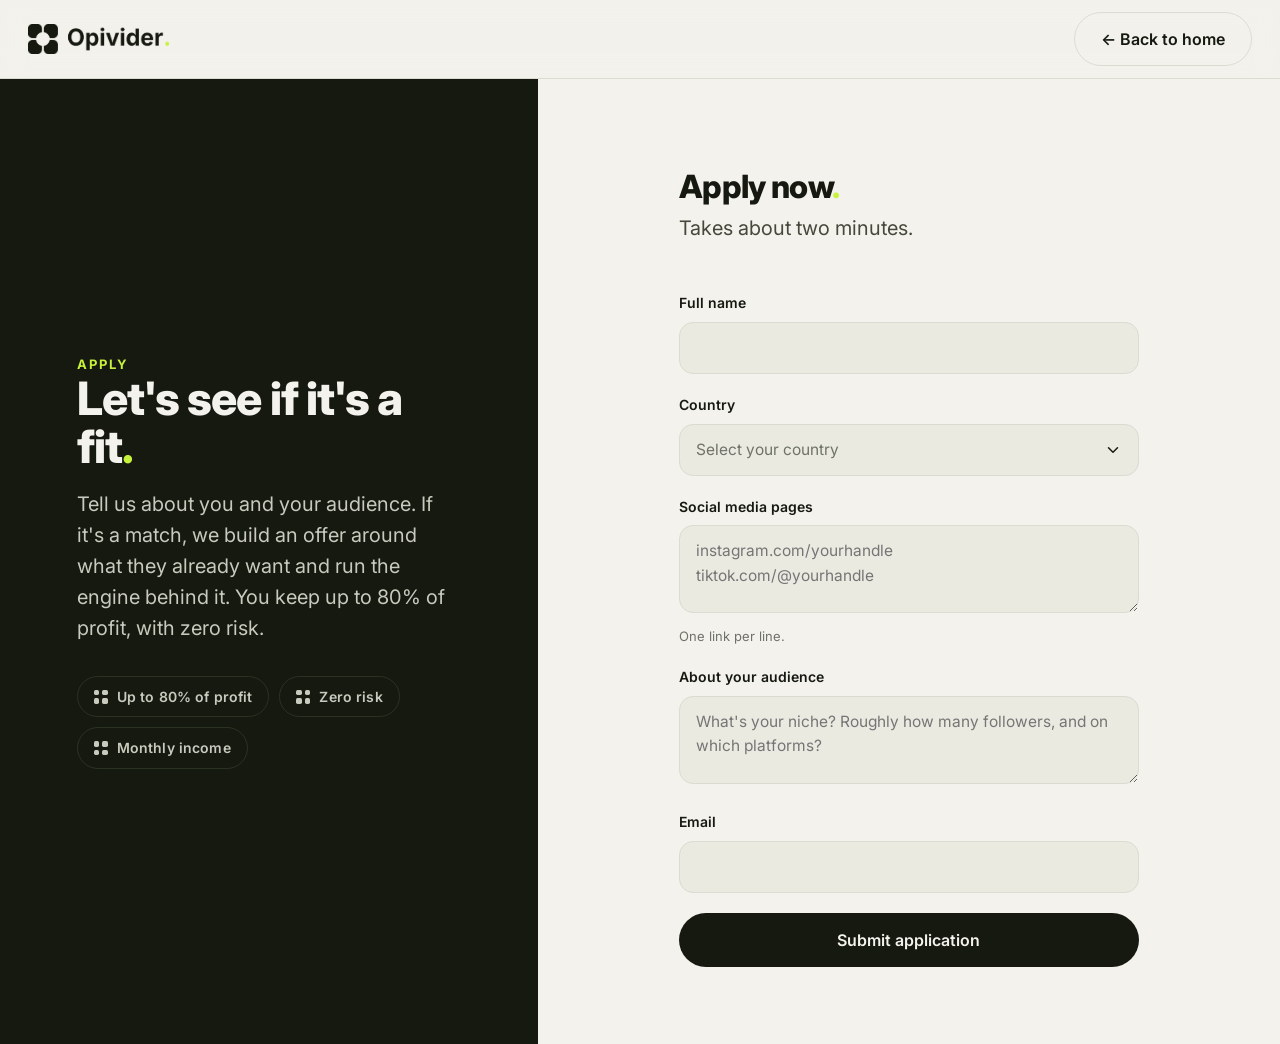
<file: Website/contact.html>
<!DOCTYPE html>
<html lang="en">
<head>
<meta charset="UTF-8" />
<meta name="viewport" content="width=device-width, initial-scale=1.0" />
<title>Apply | Opivider</title>
<meta name="description" content="Apply to join Opivider and turn your audience into monthly income. You keep up to 80% of profit, with zero risk." />
<link rel="icon" href="assets/img/symbol_volt.png" />
<link rel="preconnect" href="https://fonts.googleapis.com">
<link rel="preconnect" href="https://fonts.gstatic.com" crossorigin>
<link href="https://fonts.googleapis.com/css2?family=Inter:wght@400;500;600;700;800&display=swap" rel="stylesheet">
<link rel="stylesheet" href="assets/css/styles.css">
</head>
<body>

<a class="skip-link" href="#main">Skip to content</a>

<header>
  <div class="wrap nav">
    <a class="logo" href="index.html" aria-label="Opivider home"><img src="assets/img/lockup_ink.png" alt="Opivider" /></a>
    <a href="index.html" class="btn btn-ghost-l">← Back to home</a>
  </div>
</header>

<main id="main">
  <div class="contact-shell">

    <div class="contact-side">
      <span class="eyebrow" style="color:var(--volt)">Apply</span>
      <h2>Let's see if it's a fit<span class="dot">.</span></h2>
      <p class="lead">Tell us about you and your audience. If it's a match, we build an offer around what they already want and run the engine behind it. You keep up to 80% of profit, with zero risk.</p>
      <div class="chips">
        <span class="chip chip-on-ink"><span class="dotmark"><span></span><span></span><span></span><span></span></span>Up to 80% of profit</span>
        <span class="chip chip-on-ink"><span class="dotmark"><span></span><span></span><span></span><span></span></span>Zero risk</span>
        <span class="chip chip-on-ink"><span class="dotmark"><span></span><span></span><span></span><span></span></span>Monthly income</span>
      </div>
    </div>

    <div class="contact-main">
      <div class="contact-card">

        <div class="head">
          <h2 style="font-size:clamp(26px,3vw,32px)">Apply now<span class="dot">.</span></h2>
          <p class="lead" style="margin-top:10px">Takes about two minutes.</p>
        </div>

        <div class="form-banner error" id="formError" role="alert">
          <span>Something went wrong, please try again.</span>
        </div>

        <form class="contact-form" id="contactForm" novalidate>

          <div class="field" id="fieldFullName">
            <label for="fullName">Full name</label>
            <input type="text" id="fullName" name="fullName" autocomplete="name" required />
            <p class="err">Enter your full name.</p>
          </div>

          <div class="field" id="fieldCountry">
            <label for="countryTrigger">Country</label>
            <div class="select-shell" id="countryShell">
              <button type="button" class="select-trigger" id="countryTrigger" aria-haspopup="listbox" aria-expanded="false" aria-controls="countryList">
                <span class="select-value" id="countryValue" data-empty="true">Select your country</span>
                <svg viewBox="0 0 24 24" fill="none" aria-hidden="true"><path d="M6 9l6 6 6-6" stroke="currentColor" stroke-width="2" stroke-linecap="round" stroke-linejoin="round"/></svg>
              </button>
              <ul class="select-list" id="countryList" role="listbox" aria-label="Country" tabindex="-1" hidden>
              <li role="option" data-value="Afghanistan" tabindex="-1">Afghanistan</li>
              <li role="option" data-value="Albania" tabindex="-1">Albania</li>
              <li role="option" data-value="Algeria" tabindex="-1">Algeria</li>
              <li role="option" data-value="Andorra" tabindex="-1">Andorra</li>
              <li role="option" data-value="Angola" tabindex="-1">Angola</li>
              <li role="option" data-value="Antigua and Barbuda" tabindex="-1">Antigua and Barbuda</li>
              <li role="option" data-value="Argentina" tabindex="-1">Argentina</li>
              <li role="option" data-value="Armenia" tabindex="-1">Armenia</li>
              <li role="option" data-value="Australia" tabindex="-1">Australia</li>
              <li role="option" data-value="Austria" tabindex="-1">Austria</li>
              <li role="option" data-value="Azerbaijan" tabindex="-1">Azerbaijan</li>
              <li role="option" data-value="Bahamas" tabindex="-1">Bahamas</li>
              <li role="option" data-value="Bahrain" tabindex="-1">Bahrain</li>
              <li role="option" data-value="Bangladesh" tabindex="-1">Bangladesh</li>
              <li role="option" data-value="Barbados" tabindex="-1">Barbados</li>
              <li role="option" data-value="Belarus" tabindex="-1">Belarus</li>
              <li role="option" data-value="Belgium" tabindex="-1">Belgium</li>
              <li role="option" data-value="Belize" tabindex="-1">Belize</li>
              <li role="option" data-value="Benin" tabindex="-1">Benin</li>
              <li role="option" data-value="Bhutan" tabindex="-1">Bhutan</li>
              <li role="option" data-value="Bolivia" tabindex="-1">Bolivia</li>
              <li role="option" data-value="Bosnia and Herzegovina" tabindex="-1">Bosnia and Herzegovina</li>
              <li role="option" data-value="Botswana" tabindex="-1">Botswana</li>
              <li role="option" data-value="Brazil" tabindex="-1">Brazil</li>
              <li role="option" data-value="Brunei" tabindex="-1">Brunei</li>
              <li role="option" data-value="Bulgaria" tabindex="-1">Bulgaria</li>
              <li role="option" data-value="Burkina Faso" tabindex="-1">Burkina Faso</li>
              <li role="option" data-value="Burundi" tabindex="-1">Burundi</li>
              <li role="option" data-value="Cabo Verde" tabindex="-1">Cabo Verde</li>
              <li role="option" data-value="Cambodia" tabindex="-1">Cambodia</li>
              <li role="option" data-value="Cameroon" tabindex="-1">Cameroon</li>
              <li role="option" data-value="Canada" tabindex="-1">Canada</li>
              <li role="option" data-value="Central African Republic" tabindex="-1">Central African Republic</li>
              <li role="option" data-value="Chad" tabindex="-1">Chad</li>
              <li role="option" data-value="Chile" tabindex="-1">Chile</li>
              <li role="option" data-value="China" tabindex="-1">China</li>
              <li role="option" data-value="Colombia" tabindex="-1">Colombia</li>
              <li role="option" data-value="Comoros" tabindex="-1">Comoros</li>
              <li role="option" data-value="Congo (Brazzaville)" tabindex="-1">Congo (Brazzaville)</li>
              <li role="option" data-value="Congo (DRC)" tabindex="-1">Congo (DRC)</li>
              <li role="option" data-value="Costa Rica" tabindex="-1">Costa Rica</li>
              <li role="option" data-value="Croatia" tabindex="-1">Croatia</li>
              <li role="option" data-value="Cuba" tabindex="-1">Cuba</li>
              <li role="option" data-value="Cyprus" tabindex="-1">Cyprus</li>
              <li role="option" data-value="Czechia" tabindex="-1">Czechia</li>
              <li role="option" data-value="Denmark" tabindex="-1">Denmark</li>
              <li role="option" data-value="Djibouti" tabindex="-1">Djibouti</li>
              <li role="option" data-value="Dominica" tabindex="-1">Dominica</li>
              <li role="option" data-value="Dominican Republic" tabindex="-1">Dominican Republic</li>
              <li role="option" data-value="Ecuador" tabindex="-1">Ecuador</li>
              <li role="option" data-value="Egypt" tabindex="-1">Egypt</li>
              <li role="option" data-value="El Salvador" tabindex="-1">El Salvador</li>
              <li role="option" data-value="Equatorial Guinea" tabindex="-1">Equatorial Guinea</li>
              <li role="option" data-value="Eritrea" tabindex="-1">Eritrea</li>
              <li role="option" data-value="Estonia" tabindex="-1">Estonia</li>
              <li role="option" data-value="Eswatini" tabindex="-1">Eswatini</li>
              <li role="option" data-value="Ethiopia" tabindex="-1">Ethiopia</li>
              <li role="option" data-value="Fiji" tabindex="-1">Fiji</li>
              <li role="option" data-value="Finland" tabindex="-1">Finland</li>
              <li role="option" data-value="France" tabindex="-1">France</li>
              <li role="option" data-value="Gabon" tabindex="-1">Gabon</li>
              <li role="option" data-value="Gambia" tabindex="-1">Gambia</li>
              <li role="option" data-value="Georgia" tabindex="-1">Georgia</li>
              <li role="option" data-value="Germany" tabindex="-1">Germany</li>
              <li role="option" data-value="Ghana" tabindex="-1">Ghana</li>
              <li role="option" data-value="Greece" tabindex="-1">Greece</li>
              <li role="option" data-value="Grenada" tabindex="-1">Grenada</li>
              <li role="option" data-value="Guatemala" tabindex="-1">Guatemala</li>
              <li role="option" data-value="Guinea" tabindex="-1">Guinea</li>
              <li role="option" data-value="Guinea-Bissau" tabindex="-1">Guinea-Bissau</li>
              <li role="option" data-value="Guyana" tabindex="-1">Guyana</li>
              <li role="option" data-value="Haiti" tabindex="-1">Haiti</li>
              <li role="option" data-value="Honduras" tabindex="-1">Honduras</li>
              <li role="option" data-value="Hungary" tabindex="-1">Hungary</li>
              <li role="option" data-value="Iceland" tabindex="-1">Iceland</li>
              <li role="option" data-value="India" tabindex="-1">India</li>
              <li role="option" data-value="Indonesia" tabindex="-1">Indonesia</li>
              <li role="option" data-value="Iran" tabindex="-1">Iran</li>
              <li role="option" data-value="Iraq" tabindex="-1">Iraq</li>
              <li role="option" data-value="Ireland" tabindex="-1">Ireland</li>
              <li role="option" data-value="Israel" tabindex="-1">Israel</li>
              <li role="option" data-value="Italy" tabindex="-1">Italy</li>
              <li role="option" data-value="Jamaica" tabindex="-1">Jamaica</li>
              <li role="option" data-value="Japan" tabindex="-1">Japan</li>
              <li role="option" data-value="Jordan" tabindex="-1">Jordan</li>
              <li role="option" data-value="Kazakhstan" tabindex="-1">Kazakhstan</li>
              <li role="option" data-value="Kenya" tabindex="-1">Kenya</li>
              <li role="option" data-value="Kiribati" tabindex="-1">Kiribati</li>
              <li role="option" data-value="Kuwait" tabindex="-1">Kuwait</li>
              <li role="option" data-value="Kyrgyzstan" tabindex="-1">Kyrgyzstan</li>
              <li role="option" data-value="Laos" tabindex="-1">Laos</li>
              <li role="option" data-value="Latvia" tabindex="-1">Latvia</li>
              <li role="option" data-value="Lebanon" tabindex="-1">Lebanon</li>
              <li role="option" data-value="Lesotho" tabindex="-1">Lesotho</li>
              <li role="option" data-value="Liberia" tabindex="-1">Liberia</li>
              <li role="option" data-value="Libya" tabindex="-1">Libya</li>
              <li role="option" data-value="Liechtenstein" tabindex="-1">Liechtenstein</li>
              <li role="option" data-value="Lithuania" tabindex="-1">Lithuania</li>
              <li role="option" data-value="Luxembourg" tabindex="-1">Luxembourg</li>
              <li role="option" data-value="Madagascar" tabindex="-1">Madagascar</li>
              <li role="option" data-value="Malawi" tabindex="-1">Malawi</li>
              <li role="option" data-value="Malaysia" tabindex="-1">Malaysia</li>
              <li role="option" data-value="Maldives" tabindex="-1">Maldives</li>
              <li role="option" data-value="Mali" tabindex="-1">Mali</li>
              <li role="option" data-value="Malta" tabindex="-1">Malta</li>
              <li role="option" data-value="Marshall Islands" tabindex="-1">Marshall Islands</li>
              <li role="option" data-value="Mauritania" tabindex="-1">Mauritania</li>
              <li role="option" data-value="Mauritius" tabindex="-1">Mauritius</li>
              <li role="option" data-value="Mexico" tabindex="-1">Mexico</li>
              <li role="option" data-value="Micronesia" tabindex="-1">Micronesia</li>
              <li role="option" data-value="Moldova" tabindex="-1">Moldova</li>
              <li role="option" data-value="Monaco" tabindex="-1">Monaco</li>
              <li role="option" data-value="Mongolia" tabindex="-1">Mongolia</li>
              <li role="option" data-value="Montenegro" tabindex="-1">Montenegro</li>
              <li role="option" data-value="Morocco" tabindex="-1">Morocco</li>
              <li role="option" data-value="Mozambique" tabindex="-1">Mozambique</li>
              <li role="option" data-value="Myanmar" tabindex="-1">Myanmar</li>
              <li role="option" data-value="Namibia" tabindex="-1">Namibia</li>
              <li role="option" data-value="Nauru" tabindex="-1">Nauru</li>
              <li role="option" data-value="Nepal" tabindex="-1">Nepal</li>
              <li role="option" data-value="Netherlands" tabindex="-1">Netherlands</li>
              <li role="option" data-value="New Zealand" tabindex="-1">New Zealand</li>
              <li role="option" data-value="Nicaragua" tabindex="-1">Nicaragua</li>
              <li role="option" data-value="Niger" tabindex="-1">Niger</li>
              <li role="option" data-value="Nigeria" tabindex="-1">Nigeria</li>
              <li role="option" data-value="North Korea" tabindex="-1">North Korea</li>
              <li role="option" data-value="North Macedonia" tabindex="-1">North Macedonia</li>
              <li role="option" data-value="Norway" tabindex="-1">Norway</li>
              <li role="option" data-value="Oman" tabindex="-1">Oman</li>
              <li role="option" data-value="Pakistan" tabindex="-1">Pakistan</li>
              <li role="option" data-value="Palau" tabindex="-1">Palau</li>
              <li role="option" data-value="Palestine" tabindex="-1">Palestine</li>
              <li role="option" data-value="Panama" tabindex="-1">Panama</li>
              <li role="option" data-value="Papua New Guinea" tabindex="-1">Papua New Guinea</li>
              <li role="option" data-value="Paraguay" tabindex="-1">Paraguay</li>
              <li role="option" data-value="Peru" tabindex="-1">Peru</li>
              <li role="option" data-value="Philippines" tabindex="-1">Philippines</li>
              <li role="option" data-value="Poland" tabindex="-1">Poland</li>
              <li role="option" data-value="Portugal" tabindex="-1">Portugal</li>
              <li role="option" data-value="Qatar" tabindex="-1">Qatar</li>
              <li role="option" data-value="Romania" tabindex="-1">Romania</li>
              <li role="option" data-value="Russia" tabindex="-1">Russia</li>
              <li role="option" data-value="Rwanda" tabindex="-1">Rwanda</li>
              <li role="option" data-value="Saint Kitts and Nevis" tabindex="-1">Saint Kitts and Nevis</li>
              <li role="option" data-value="Saint Lucia" tabindex="-1">Saint Lucia</li>
              <li role="option" data-value="Saint Vincent and the Grenadines" tabindex="-1">Saint Vincent and the Grenadines</li>
              <li role="option" data-value="Samoa" tabindex="-1">Samoa</li>
              <li role="option" data-value="San Marino" tabindex="-1">San Marino</li>
              <li role="option" data-value="Sao Tome and Principe" tabindex="-1">Sao Tome and Principe</li>
              <li role="option" data-value="Saudi Arabia" tabindex="-1">Saudi Arabia</li>
              <li role="option" data-value="Senegal" tabindex="-1">Senegal</li>
              <li role="option" data-value="Serbia" tabindex="-1">Serbia</li>
              <li role="option" data-value="Seychelles" tabindex="-1">Seychelles</li>
              <li role="option" data-value="Sierra Leone" tabindex="-1">Sierra Leone</li>
              <li role="option" data-value="Singapore" tabindex="-1">Singapore</li>
              <li role="option" data-value="Slovakia" tabindex="-1">Slovakia</li>
              <li role="option" data-value="Slovenia" tabindex="-1">Slovenia</li>
              <li role="option" data-value="Solomon Islands" tabindex="-1">Solomon Islands</li>
              <li role="option" data-value="Somalia" tabindex="-1">Somalia</li>
              <li role="option" data-value="South Africa" tabindex="-1">South Africa</li>
              <li role="option" data-value="South Korea" tabindex="-1">South Korea</li>
              <li role="option" data-value="South Sudan" tabindex="-1">South Sudan</li>
              <li role="option" data-value="Spain" tabindex="-1">Spain</li>
              <li role="option" data-value="Sri Lanka" tabindex="-1">Sri Lanka</li>
              <li role="option" data-value="Sudan" tabindex="-1">Sudan</li>
              <li role="option" data-value="Suriname" tabindex="-1">Suriname</li>
              <li role="option" data-value="Sweden" tabindex="-1">Sweden</li>
              <li role="option" data-value="Switzerland" tabindex="-1">Switzerland</li>
              <li role="option" data-value="Syria" tabindex="-1">Syria</li>
              <li role="option" data-value="Taiwan" tabindex="-1">Taiwan</li>
              <li role="option" data-value="Tajikistan" tabindex="-1">Tajikistan</li>
              <li role="option" data-value="Tanzania" tabindex="-1">Tanzania</li>
              <li role="option" data-value="Thailand" tabindex="-1">Thailand</li>
              <li role="option" data-value="Timor-Leste" tabindex="-1">Timor-Leste</li>
              <li role="option" data-value="Togo" tabindex="-1">Togo</li>
              <li role="option" data-value="Tonga" tabindex="-1">Tonga</li>
              <li role="option" data-value="Trinidad and Tobago" tabindex="-1">Trinidad and Tobago</li>
              <li role="option" data-value="Tunisia" tabindex="-1">Tunisia</li>
              <li role="option" data-value="Turkey" tabindex="-1">Turkey</li>
              <li role="option" data-value="Turkmenistan" tabindex="-1">Turkmenistan</li>
              <li role="option" data-value="Tuvalu" tabindex="-1">Tuvalu</li>
              <li role="option" data-value="Uganda" tabindex="-1">Uganda</li>
              <li role="option" data-value="Ukraine" tabindex="-1">Ukraine</li>
              <li role="option" data-value="United Arab Emirates" tabindex="-1">United Arab Emirates</li>
              <li role="option" data-value="United Kingdom" tabindex="-1">United Kingdom</li>
              <li role="option" data-value="United States" tabindex="-1">United States</li>
              <li role="option" data-value="Uruguay" tabindex="-1">Uruguay</li>
              <li role="option" data-value="Uzbekistan" tabindex="-1">Uzbekistan</li>
              <li role="option" data-value="Vanuatu" tabindex="-1">Vanuatu</li>
              <li role="option" data-value="Vatican City" tabindex="-1">Vatican City</li>
              <li role="option" data-value="Venezuela" tabindex="-1">Venezuela</li>
              <li role="option" data-value="Vietnam" tabindex="-1">Vietnam</li>
              <li role="option" data-value="Yemen" tabindex="-1">Yemen</li>
              <li role="option" data-value="Zambia" tabindex="-1">Zambia</li>
              <li role="option" data-value="Zimbabwe" tabindex="-1">Zimbabwe</li>
              </ul>
              <input type="hidden" id="country" name="country" value="" required />
            </div>
            <p class="err">Select your country.</p>
          </div>

          <div class="field" id="fieldSocial">
            <label for="socialLinks">Social media pages</label>
            <textarea id="socialLinks" name="socialLinks" placeholder="instagram.com/yourhandle&#10;tiktok.com/@yourhandle" required></textarea>
            <p class="hint">One link per line.</p>
            <p class="err">Add at least one social media link.</p>
          </div>

          <div class="field" id="fieldAudience">
            <label for="audience">About your audience</label>
            <textarea id="audience" name="audience" placeholder="What's your niche? Roughly how many followers, and on which platforms?" required></textarea>
            <p class="err">Tell us a bit about your audience.</p>
          </div>

          <div class="field" id="fieldEmail">
            <label for="email">Email</label>
            <input type="email" id="email" name="email" autocomplete="email" required />
            <p class="err">Enter a valid email address.</p>
          </div>

          <div class="honeypot" aria-hidden="true">
            <label for="company">Company</label>
            <input type="text" id="company" name="company" tabindex="-1" autocomplete="off" />
          </div>

          <div class="submit-row">
            <button type="submit" class="btn btn-ink" id="submitBtn">Submit application</button>
          </div>
        </form>

        <div class="success-panel" id="successPanel">
          <span class="dotmark"><span></span><span></span><span></span><span></span></span>
          <h2>You're in<span class="dot">.</span></h2>
          <p>Your application has been submitted successfully. We'll be in touch soon.</p>
          <a href="index.html" class="btn btn-ghost-l">Back to home</a>
        </div>

      </div>
    </div>

  </div>
</main>

<script src="assets/js/contact.js"></script>
</body>
</html>
</file>
<file: Website/assets/css/styles.css>
/* Opivider brand tokens — values fixed by Opivider_Brand_Guidelines.pdf, do not alter */
:root{
  --ink:#15190F; --ink-2:#0F120A; --bone:#F3F2EC; --bone-2:#EBEAE1;
  --volt:#C7F23C; --pine:#1F3D26; --slate:#6E7268;
  --line:#DCDBD2; --line-d:#2A3322;
  --maxw:1280px; --r:22px; --r-sm:14px;
  --shadow:0 24px 60px -28px rgba(21,25,15,.4);
  --ease:cubic-bezier(.2,.7,.2,1);
}
*{box-sizing:border-box;margin:0;padding:0}
html{scroll-behavior:smooth}
body{
  font-family:Inter,system-ui,-apple-system,Segoe UI,Roboto,sans-serif;
  background:var(--bone); color:var(--ink);
  -webkit-font-smoothing:antialiased; line-height:1.55;
}
img{max-width:100%;display:block}
a{color:inherit;text-decoration:none}
button{font:inherit}
.wrap{max-width:var(--maxw);margin-inline:auto;padding-inline:28px}
section{padding:clamp(64px,9vw,128px) 0}
.eyebrow{font-size:13px;font-weight:700;letter-spacing:.16em;text-transform:uppercase;color:var(--slate)}
h1,h2,h3{line-height:1.05;letter-spacing:-.02em;font-weight:800}
h1{font-size:clamp(38px,5.8vw,68px)}
h2{font-size:clamp(30px,3.8vw,46px)}
h3{font-size:clamp(19px,2.1vw,24px);font-weight:700;letter-spacing:-.01em}
.lead{font-size:clamp(17px,1.7vw,20px);color:#46483c}
.dot{color:var(--volt)}
.sr-only{position:absolute;width:1px;height:1px;overflow:hidden;clip:rect(0,0,0,0)}

/* skip link */
.skip-link{position:absolute;left:-9999px;top:0;background:var(--ink);color:var(--bone);padding:10px 18px;border-radius:0 0 10px 0;z-index:100}
.skip-link:focus{left:0}

/* focus visibility */
a:focus-visible,button:focus-visible,input:focus-visible,textarea:focus-visible,summary:focus-visible{
  outline:2px solid var(--volt);outline-offset:3px;border-radius:6px;
}

/* logo */
.logo{display:inline-flex;align-items:center}
.logo img{height:30px;width:auto}

/* buttons */
.btn{display:inline-flex;align-items:center;justify-content:center;gap:10px;font-weight:600;font-size:16px;
  padding:14px 26px;border-radius:999px;border:1.5px solid transparent;cursor:pointer;transition:transform .18s var(--ease),box-shadow .18s var(--ease),border-color .18s var(--ease),color .18s var(--ease);white-space:nowrap}
.btn-volt{background:var(--volt);color:var(--ink)}
.btn-volt:hover{transform:translateY(-2px);box-shadow:0 14px 30px -10px rgba(199,242,60,.55)}
.btn-ink{background:var(--ink);color:var(--bone)}
.btn-ink:hover{transform:translateY(-2px)}
.btn-ghost{background:transparent;border-color:var(--line-d);color:var(--bone)}
.btn-ghost:hover{border-color:var(--volt);color:var(--volt)}
.btn-ghost-l{background:transparent;border-color:var(--line);color:var(--ink)}
.btn-ghost-l:hover{border-color:var(--ink)}
.btn[disabled]{opacity:.55;cursor:not-allowed;transform:none!important;box-shadow:none!important}

/* chips / pills (brand "signature phrase" treatment) */
.chips{display:flex;gap:10px;flex-wrap:wrap}
.chip{font-size:14px;font-weight:600;letter-spacing:.01em;border-radius:999px;display:inline-flex;gap:9px;align-items:center;padding:9px 16px}
.chip-on-ink{color:#c7cabd;border:1px solid var(--line-d)}
.chip-on-bone{background:var(--ink);color:var(--bone)}
.chip .dotmark{width:14px;height:14px}

/* the aperture dot-mark — small recurring brand motif (matches PDF footer mark) */
.dotmark{display:inline-grid;grid-template-columns:1fr 1fr;gap:3px;width:18px;height:18px;flex:0 0 auto}
.dotmark span{display:block;border-radius:30%;background:currentColor}

/* header */
header{position:sticky;top:0;z-index:50;background:rgba(243,242,236,.86);
  backdrop-filter:blur(14px);border-bottom:1px solid var(--line)}
.nav{display:flex;align-items:center;justify-content:space-between;height:78px;gap:24px}
.nav-links{display:flex;align-items:center;gap:34px;font-size:15px;font-weight:500;color:#3a3d31}
.nav-links a{padding:6px 0}
.nav-links a:hover{color:var(--ink)}
.nav-cta{display:flex;align-items:center;gap:16px}
.menu-btn{display:none;background:none;border:0;cursor:pointer;width:42px;height:42px;border-radius:10px}
.menu-btn span{display:block;height:2px;width:22px;background:var(--ink);margin:6px auto;transition:.2s}

/* hero */
.hero{position:relative;background:var(--ink);color:var(--bone);overflow:hidden}
.hero::before{content:"";position:absolute;inset:0;pointer-events:none;
  background:radial-gradient(560px 420px at 6% -4%,rgba(199,242,60,.18),transparent 60%)}
.hero .wrap{position:relative;z-index:2}
.hero-grid{display:grid;grid-template-columns:1.15fr .85fr;gap:48px;align-items:center}
.hero h1{color:var(--bone)}
.hero .lead{color:#c7cabd;max-width:540px;margin-top:22px}
.pill{display:inline-flex;align-items:center;gap:8px;background:rgba(199,242,60,.12);
  color:var(--volt);border:1px solid rgba(199,242,60,.35);padding:7px 14px;border-radius:999px;
  font-size:13px;font-weight:600;letter-spacing:.04em}
.pill .d{width:7px;height:7px;border-radius:50%;background:var(--volt)}
.hero-cta{display:flex;gap:14px;flex-wrap:wrap;margin-top:34px}
.hero .chips{margin-top:40px}

/* hero signature: the real mark, glowing */
.hero-art{position:relative;height:380px;display:grid;place-items:center}
.hero-art .glow{position:absolute;inset:-55%;background:radial-gradient(circle at 55% 45%,rgba(199,242,60,.36),rgba(199,242,60,.12) 45%,transparent 72%);filter:blur(14px);opacity:0;transition:opacity 1.1s var(--ease)}
.hero-art.in .glow{opacity:1}
.hero-art .mark{position:relative;width:min(300px,68%);
  filter:drop-shadow(0 30px 60px rgba(199,242,60,.28));
  opacity:0;transform:scale(.92);transition:opacity .9s var(--ease),transform .9s var(--ease)}
.hero-art.in .mark{opacity:1;transform:scale(1)}

/* cards */
.head{max-width:680px;margin-bottom:48px}
.head h2{margin-top:14px}
.head p{margin-top:16px}
.offer-grid{display:grid;grid-template-columns:repeat(2,1fr);gap:20px}
.offer-card{background:var(--bone-2);border:1px solid var(--line);border-radius:var(--r);
  padding:34px;transition:transform .2s var(--ease),box-shadow .2s var(--ease)}
.offer-card:hover{transform:translateY(-4px);box-shadow:var(--shadow)}
.ic{width:46px;height:46px;border-radius:12px;background:var(--ink);color:var(--volt);
  display:grid;place-items:center;margin-bottom:20px}
.ic img,.ic svg{width:22px;height:22px}
.process-step .ic{background:var(--pine)}
.offer-card p{color:#52564a;margin-top:8px;font-size:15.5px}

/* who we are + video */
.about-grid{display:grid;grid-template-columns:1fr 1fr;gap:56px;align-items:center}
.about p{color:#46483c;margin-top:16px;max-width:50ch}
.about .chips{margin-top:28px}
.video-frame{position:relative;aspect-ratio:16/9;border-radius:var(--r);overflow:hidden;
  background:linear-gradient(145deg,var(--pine),var(--ink));border:1px solid var(--line-d)}
.video-frame .pattern{position:absolute;inset:0;opacity:.5;
  background-image:radial-gradient(circle,rgba(199,242,60,.16) 1.5px,transparent 1.6px);
  background-size:22px 22px}
.video-play{position:absolute;inset:0;display:flex;flex-direction:column;align-items:center;justify-content:center;gap:14px;background:none;border:0;color:var(--bone);cursor:pointer;width:100%;height:100%}
.video-play .ring{width:74px;height:74px;border-radius:50%;background:var(--volt);display:grid;place-items:center;
  transition:transform .2s var(--ease)}
.video-play:hover .ring{transform:scale(1.07)}
.video-play .ring svg{width:24px;height:24px}
.video-play .cap{font-size:14px;font-weight:600;color:#c7cabd}
.video-frame iframe,.video-frame video{position:absolute;inset:0;width:100%;height:100%;border:0}

/* steps */
.process{background:var(--ink);color:var(--bone)}
.process .head h2{color:var(--bone)} .process .head p{color:#b9bdb0}
.process-grid{display:grid;grid-template-columns:repeat(4,1fr);gap:22px}
.process-step{position:relative;background:var(--ink-2);border:1px solid var(--line-d);
  border-radius:var(--r);padding:34px}
.process-step .step-top{display:flex;align-items:center;gap:14px;margin-bottom:18px}
.process-step .step-top .ic{margin-bottom:0}
.process-step .num{font-size:15px;font-weight:700;color:var(--volt);letter-spacing:.06em}
.process-step h3{color:var(--bone);margin:0 0 10px}
.process-step p{color:#b9bdb0;font-size:15.5px}
.process-step .pillar-meta{margin-top:14px;padding-top:14px;border-top:1px solid var(--line-d);
  color:var(--slate);font-size:13.5px;font-weight:500}

/* divider motif between sections */
.divider{display:flex;align-items:center;justify-content:center;gap:14px;color:var(--slate)}
.divider .dotmark{color:var(--slate)}

/* faq */
.faq-grid{display:grid;grid-template-columns:.8fr 1.2fr;gap:48px}
details{border-bottom:1px solid var(--line);padding:22px 0}
summary{list-style:none;cursor:pointer;display:flex;justify-content:space-between;
  align-items:center;gap:20px;font-weight:600;font-size:18px}
summary::-webkit-details-marker{display:none}
summary .pm{flex:0 0 auto;width:26px;height:26px;border-radius:50%;border:1.5px solid var(--ink);
  position:relative;transition:background .2s,border-color .2s,transform .2s}
summary .pm::before,summary .pm::after{content:"";position:absolute;top:50%;left:50%;background:var(--ink)}
summary .pm::before{width:10px;height:1.5px;transform:translate(-50%,-50%)}
summary .pm::after{width:1.5px;height:10px;transform:translate(-50%,-50%)}
details[open] summary .pm{background:var(--volt);border-color:var(--volt);transform:rotate(45deg)}
details p{color:#52564a;margin-top:14px;font-size:15.5px;max-width:60ch}

/* final cta */
.cta-final{text-align:center;background:linear-gradient(135deg,#E3FB94 0%,var(--volt) 55%,#A8DE22 100%)}
.cta-final h2{color:var(--ink);max-width:760px;margin-inline:auto}
.cta-final p{color:#3a3d31;margin:18px auto 0;max-width:520px}
.cta-final .btn-ink{margin-top:30px}

/* footer */
footer{background:var(--ink);color:#9aa08c;padding:64px 0 40px}
.foot{display:flex;justify-content:space-between;gap:30px;flex-wrap:wrap;align-items:flex-start}
.foot p{max-width:280px;margin-top:16px;font-size:15px}
.foot-links{display:flex;gap:60px;flex-wrap:wrap}
.foot-col h4{color:var(--bone);font-size:14px;letter-spacing:.06em;text-transform:uppercase;margin-bottom:14px}
.foot-col a{display:block;color:#9aa08c;font-size:15px;margin-bottom:10px}
.foot-col a:hover{color:var(--volt)}
.foot-bottom{margin-top:48px;padding-top:24px;border-top:1px solid var(--line-d);
  display:flex;justify-content:space-between;gap:14px;flex-wrap:wrap;font-size:14px}

/* reveal-on-scroll */
.reveal{opacity:0;transform:translateY(18px);transition:opacity .7s var(--ease),transform .7s var(--ease)}
.reveal.in{opacity:1;transform:none}

/* ===== contact page ===== */
.contact-shell{min-height:calc(100vh - 78px);display:flex}
.contact-side{background:var(--ink);color:var(--bone);flex:0 0 42%;display:flex;flex-direction:column;
  justify-content:center;padding:clamp(40px,6vw,96px)}
.contact-side .lead{color:#c7cabd;margin-top:18px;max-width:420px}
.contact-side .chips{margin-top:32px}
.contact-main{flex:1;display:flex;align-items:center;justify-content:center;padding:clamp(32px,6vw,80px)}
.contact-card{width:100%;max-width:460px}
.field{margin-bottom:20px}
.field label{display:block;font-size:14px;font-weight:600;margin-bottom:8px}
.field input,.field textarea{width:100%;border:1.5px solid var(--line);border-radius:var(--r-sm);
  padding:13px 16px;font:inherit;font-size:15.5px;background:var(--bone-2);color:var(--ink);
  transition:border-color .15s var(--ease)}
.field textarea{resize:vertical;min-height:88px}
.field input:focus,.field textarea:focus{border-color:var(--ink);outline:none}
.field.has-error input,.field.has-error textarea{border-color:#b3261e}
.field.has-error .select-trigger{border-color:#b3261e}

/* custom country dropdown — positioned explicitly so it always opens
   downward, unlike a native <select> popup which can flip upward near
   the bottom of the viewport */
.select-shell{position:relative}
.select-trigger{width:100%;display:flex;align-items:center;justify-content:space-between;gap:10px;
  border:1.5px solid var(--line);border-radius:var(--r-sm);padding:13px 16px;font:inherit;font-size:15.5px;
  background:var(--bone-2);color:var(--ink);cursor:pointer;text-align:left;
  transition:border-color .15s var(--ease)}
.select-trigger .select-value[data-empty="true"]{color:var(--slate)}
.select-trigger svg{flex:0 0 auto;width:18px;height:18px;transition:transform .15s var(--ease)}
.select-shell[data-open="true"] .select-trigger{border-color:var(--ink)}
.select-shell[data-open="true"] .select-trigger svg{transform:rotate(180deg)}
.select-list{position:absolute;top:calc(100% + 8px);left:0;right:0;z-index:20;
  max-height:260px;overflow-y:auto;background:var(--bone);border:1.5px solid var(--line);
  border-radius:var(--r-sm);box-shadow:var(--shadow);list-style:none;margin:0;padding:6px}
.select-list[hidden]{display:none}
.select-list li{padding:10px 12px;border-radius:8px;font-size:15px;cursor:pointer}
.select-list li:hover,.select-list li:focus{background:var(--bone-2);outline:none}
.select-list li[aria-selected="true"]{font-weight:600}
.field .err{display:none;color:#b3261e;font-size:13px;margin-top:6px}
.field.has-error .err{display:block}
.field .hint{color:var(--slate);font-size:13px;margin-top:6px}
.honeypot{position:absolute;left:-9999px;width:1px;height:1px;overflow:hidden}
.form-banner{display:none;align-items:flex-start;gap:12px;border-radius:var(--r-sm);padding:14px 16px;margin-bottom:20px;font-size:14.5px}
.form-banner.show{display:flex}
.form-banner.error{background:#fbeae8;color:#7a201a;border:1px solid #f1c4bf}
.submit-row{margin-top:8px}
.submit-row .btn{width:100%}
.success-panel{display:none;text-align:center}
.success-panel.show{display:block}
.success-panel .dotmark{width:34px;height:34px;color:var(--volt);margin-inline:auto;margin-bottom:18px}
.success-panel h2{font-size:clamp(26px,3vw,34px)}
.success-panel p{color:#52564a;margin-top:14px}
.success-panel .btn{margin-top:26px}
.contact-form.hide,.contact-card>.head.hide{display:none}
.back-link{display:inline-flex;align-items:center;gap:8px;font-size:14px;font-weight:600;color:#c7cabd}
.back-link:hover{color:var(--volt)}

@media (max-width:1100px){
  .about-grid{grid-template-columns:1fr}
  .process-grid{grid-template-columns:repeat(2,1fr)}
  .contact-side{flex:0 0 38%}
}
@media (max-width:880px){
  .nav-links{display:none}
  .menu-btn{display:block}
  .nav-links.open{display:flex;position:absolute;top:78px;left:0;right:0;flex-direction:column;
    gap:0;background:var(--bone);border-bottom:1px solid var(--line);padding:8px 28px;z-index:60}
  .nav-links.open a{padding:14px 0;border-bottom:1px solid var(--line);width:100%}
  .hero-grid{grid-template-columns:1fr}
  .hero-art{height:260px;order:-1}
  .offer-grid,.process-grid{grid-template-columns:1fr}
  .faq-grid{grid-template-columns:1fr}
  .contact-shell{flex-direction:column}
  .contact-side{flex:none;padding:48px 28px}
  .contact-main{padding:40px 28px}
}
@media (max-width:480px){
  .wrap{padding-inline:20px}
  .btn{width:100%}
  .hero-cta{flex-direction:column}
  .hero-cta .btn{width:100%}
  .foot-links{gap:36px}
}
@media (prefers-reduced-motion:reduce){
  .reveal{transition:none;opacity:1;transform:none}
  .btn:hover,.offer-card:hover,.video-play:hover .ring{transform:none}
  .hero-art .mark{transition:none;transform:none!important;opacity:1!important}
  .hero-art .glow{transition:none;opacity:1}
}
</file>
